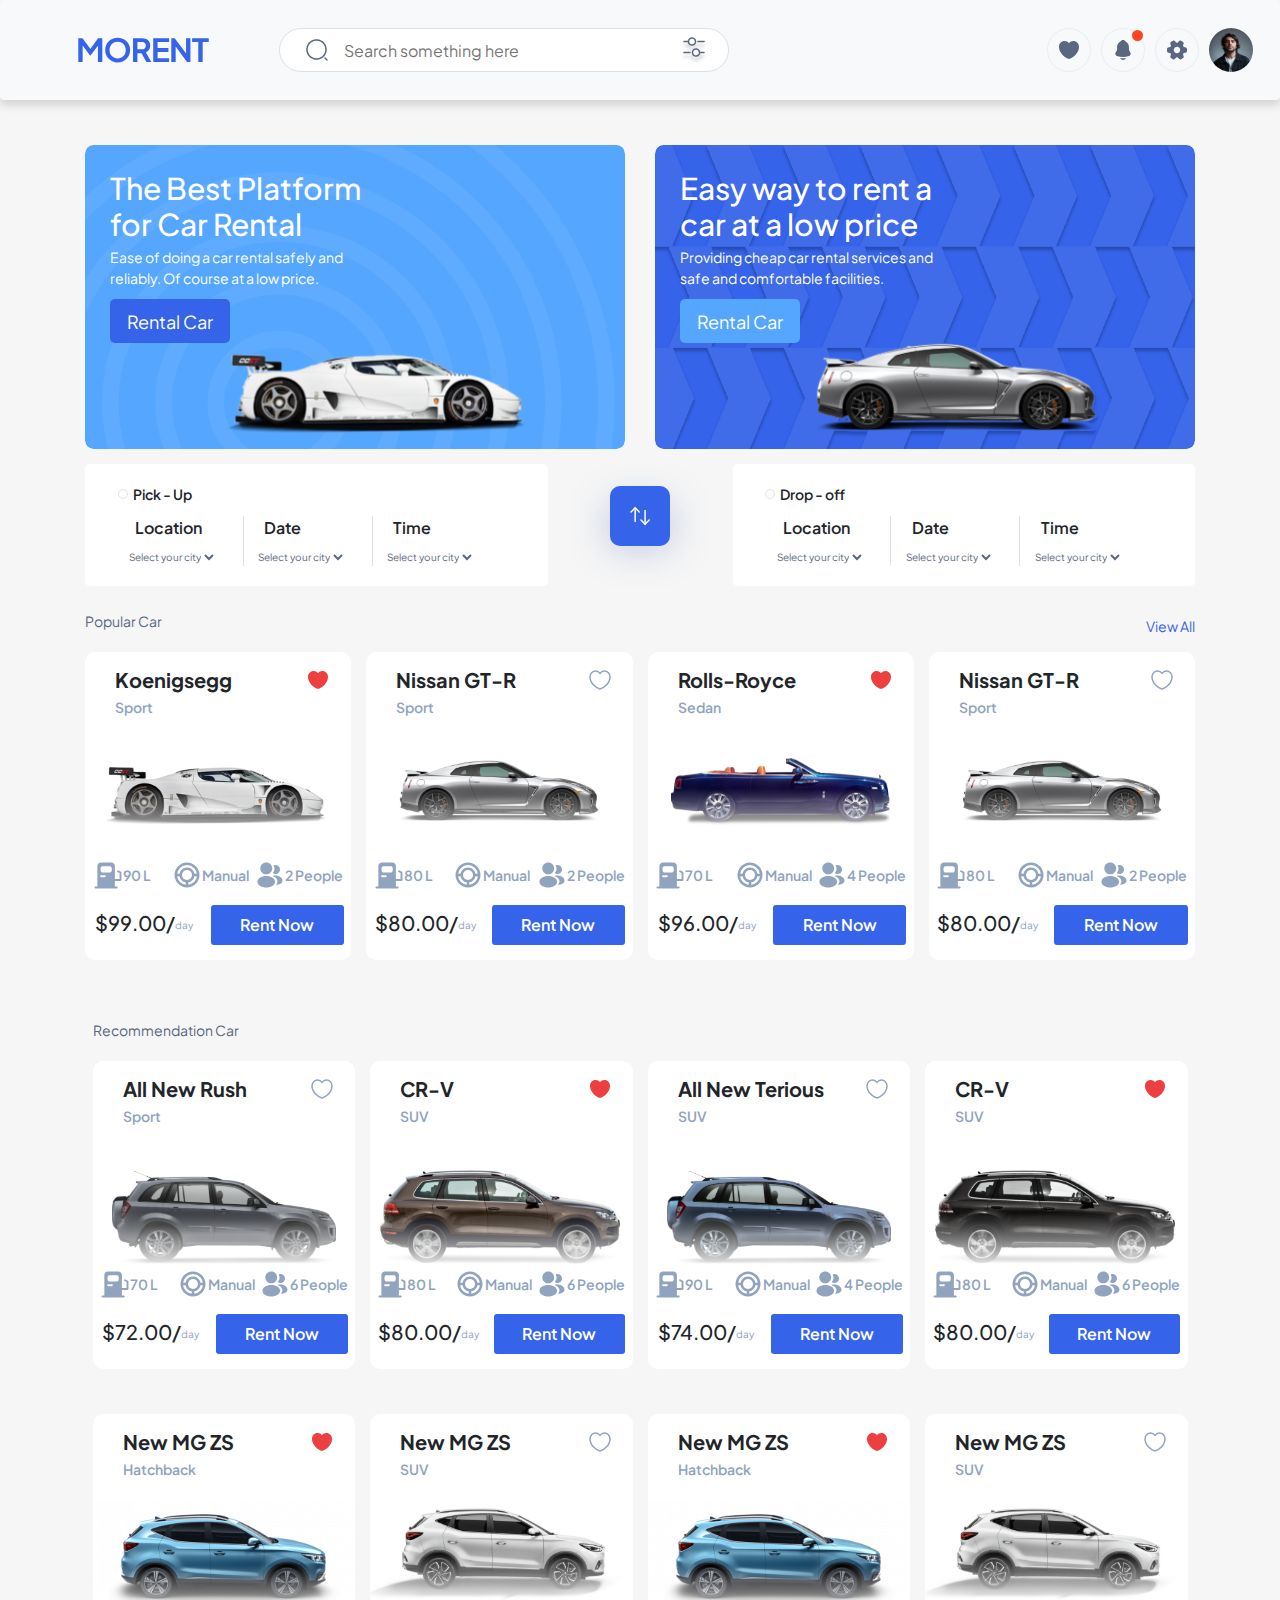
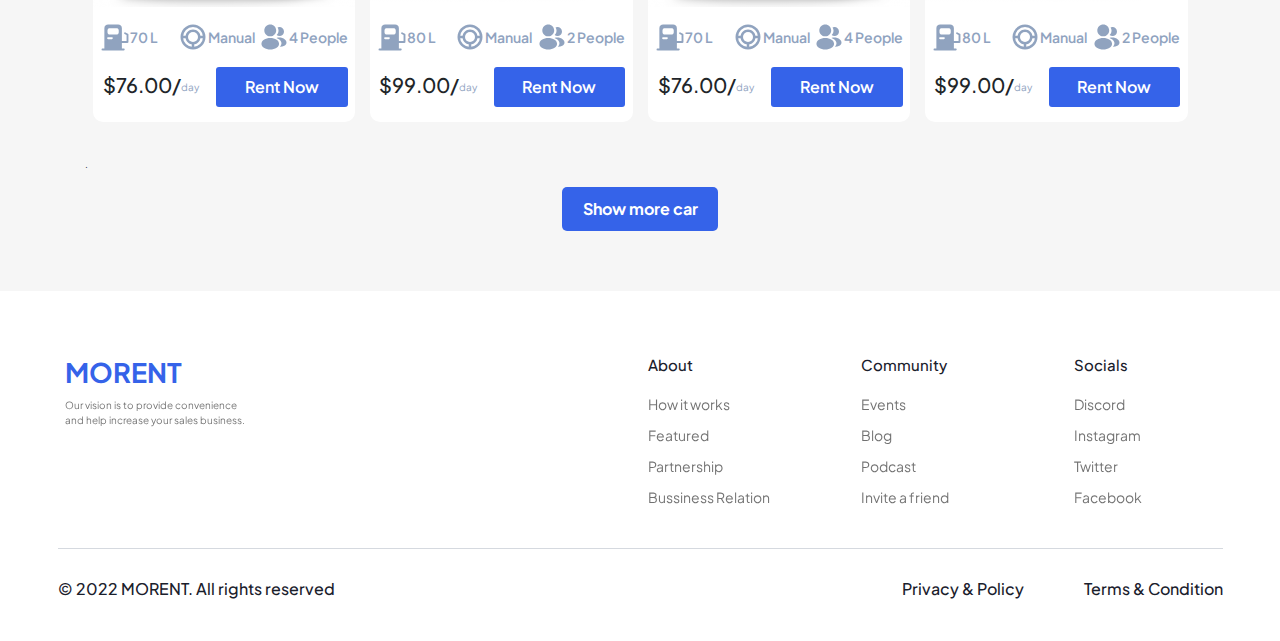
<file: index.html>
<!DOCTYPE html>
<html lang="en">

<head>
    <meta charset="UTF-8">
    <meta name="viewport" content="width=device-width, initial-scale=1.0">
    <title>MORENT</title>
    <link rel="preconnect" href="https://fonts.googleapis.com">
    <link rel="preconnect" href="https://fonts.gstatic.com" crossorigin>
    <link href="https://fonts.googleapis.com/css2?family=Plus+Jakarta+Sans:ital,wght@0,200..800;1,200..800&display=swap"
        rel="stylesheet">
    <link rel="stylesheet" href="https://cdn.jsdelivr.net/npm/bootstrap@5.3.3/dist/css/bootstrap.min.css">
    <link rel="stylesheet" href="assets/styles/styles.css">

</head>

<body>

    <!-- *Header start from here  -->
    <header>
        <!-- *nav bar starting -->

        <!-- !using the bootstrap nav bar  -->

        <nav class="navbar navbar-expand-lg bg-body-tertiary shadow p-3 mb-5 bg-body rounded ">
            <div class="container-fluid d-flex align-items-center">
                <a class="navbar-brand " href="#"><img src="assets/images/logo.svg" alt="Logo"></a>
                <button class="navbar-toggler" type="button" data-bs-toggle="collapse"
                    data-bs-target="#navbarSupportedContent" aria-controls="navbarSupportedContent"
                    aria-expanded="false" aria-label="Toggle navigation">
                    <span class="navbar-toggler-icon"></span>
                </button>
                <div class="collapse navbar-collapse" id="navbarSupportedContent">
                    <ul class="navbar-nav me-auto mb-2 mb-lg-0 ">
                        <li class="nav-item">
                            <div class="search-bar-complete">
                                <img class="search-bar-icon ps-2" src="assets/images/search-normal.png"
                                    alt="search-icon">
                                <input class="input-area ps-2 pe-3" type="text" placeholder="Search something here">
                                <img class="slider-icon pe-2 " src="assets/images/filter.png" alt="filter-icon">
                            </div>
                        </li>

                    </ul>
                    <div class="d-flex justify-content-md-evenly">
                        <div class="circle icon-1  me-3">
                            <div class="icon-image heart">
                                <img src="assets/images/favourite.svg" alt="fav_image">
                            </div>
                        </div>
                        <div class="circle icon-1  me-3">
                            <div class="icon-image bell-icon">
                                <img src="assets/images/notification.svg" alt="notification_image">
                            </div>
                        </div>
                        <div class="circle icon-1  me-3">
                            <div class="icon-image setting-icon">
                                <img src="assets/images/settings.svg" alt="settings_image">
                            </div>
                        </div>
                        <div class="circle icon-1  me-3">
                            <div class="icon-image dp-icon">
                                <img src="assets/images/dp.svg" alt="dp_image">
                            </div>
                        </div>
                    </div>
                </div>
            </div>
        </nav>

        <!-- *nav bar Finished -->



    </header>
    <!-- *Header Ends here  -->


    <!-- *Main start from here  -->
    <main class="container">

        <!-- ads section  -->

        <section class="add-section row">
            <div class="ad ad-1 col-lg-6 col-12">
                <div class="ad-text">
                    <h1 class="heading">The Best Platform for Car Rental</h1>
                    <div class="space"></div>

                    <p class="para">Ease of doing a car rental safely and reliably. Of course at a low price.</p>
                    <div class="space"></div>
                    <button class="Ad-btn-1" type="button">Rental Car</button>
                </div>

                <img src="assets/images/ad_Background1.svg" alt="ad_Background1" class="img-fluid">
            </div>
            <div class="ad ad-2 col-lg-6 col-12">
                <div class="ad-text">
                    <h1 class="heading">Easy way to rent a car at a low price</h1>
                    <div class="space"></div>

                    <p class="para">Providing cheap car rental services and safe and comfortable facilities.</p>
                    <div class="space"></div>
                    <button class="Ad-btn-2" type="button">Rental Car</button>


                </div>

                <img src="assets/images/ad_Background2.svg" alt="ad_Background2" class="img-fluid">
            </div>
        </section>

        <div class="space row"></div>

        <!-- *pick and drop section  -->
        <section class="Pick-n-Drop row">

            <!-- pickup section start -->
            <div class="col-lg-5 col-12 pick-up">
                <div class="pick-up-radio row">
                    <div class="form-check col-12">
                        <input class="form-check-input mt-2" type="radio" name="location" id="pick-up" />
                        <label class="form-check-label" for="pick-up"> Pick - Up </label>
                    </div>
                </div>


                <div class="all-select row mt-3" style="justify-content: space-between;">
                    <div class="select-part col-3">
                        <p class="heading-Pick-up">Location</p>
                        <select class="location">
                            <option selected>Select your city</option>
                            <option value="1">One</option>
                            <option value="2">Two</option>
                            <option value="3">Three</option>
                        </select>
                    </div>
                    <div class="vertical-line col-1"></div>

                    <div class="select-part col-3">
                        <p class="heading-Pick-up">Date</p>
                        <select class="date">
                            <option selected>Select your city</option>
                            <option value="1">One</option>
                            <option value="2">Two</option>
                            <option value="3">Three</option>
                        </select>
                    </div>

                    <div class="vertical-line col-1"></div>

                    <div class="select-part col-4">
                        <p class="heading-Pick-up">Time</p>
                        <select class="time">
                            <option selected>Select your city</option>
                            <option value="1">One</option>
                            <option value="2">Two</option>
                            <option value="3">Three</option>
                        </select>
                    </div>
                </div>
            </div>
            <!-- pickup section end -->

            <!-- switch button start -->
            <div class="col-md d-flex align-items-center justify-content-center">

                <div class="img">
                    <img src="assets/images/switch-btn.svg" alt="Switch Button">
                </div>
            </div>
            <!-- switch button end -->

            <!-- drop-off section start -->
            <div class="col-lg-5 col-12 pick-up">
                <div class="pick-up-radio row">
                    <div class="form-check col-12">
                        <input class="form-check-input mt-2" type="radio" name="location" id="pick-up" />
                        <label class="form-check-label" for="pick-up"> Drop - off </label>
                    </div>
                </div>


                <div class="all-select row mt-3" style="justify-content: space-between;">
                    <div class="select-part col-3">
                        <p class="heading-Pick-up">Location</p>
                        <select class="location">
                            <option selected>Select your city</option>
                            <option value="1">One</option>
                            <option value="2">Two</option>
                            <option value="3">Three</option>
                        </select>
                    </div>
                    <div class="vertical-line col-1"></div>

                    <div class="select-part col-3">
                        <p class="heading-Pick-up">Date</p>
                        <select class="date">
                            <option selected>Select your city</option>
                            <option value="1">One</option>
                            <option value="2">Two</option>
                            <option value="3">Three</option>
                        </select>
                    </div>

                    <div class="vertical-line col-1"></div>

                    <div class="select-part col-4">
                        <p class="heading-Pick-up">Time</p>
                        <select class="time">
                            <option selected>Select your city</option>
                            <option value="1">One</option>
                            <option value="2">Two</option>
                            <option value="3">Three</option>
                        </select>
                    </div>
                </div>
            </div>


            <!-- drop-off section end -->


        </section>

        <section class="catalogue container">

            <div class="catalogue-part-1">
                <div class="popular-cars row">
                    <div class="col-12 text-heading-popular-car">
                        <p class="popular-cars-first-para ">Popular Car</p>
                        <a href="#" class="popular-cars-Second-para">View All</a>
                    </div>
                </div>
                <div class="popular-cars-cards row">
                    <div class="col-lg-3 col-md-6 mb-4"> 
                        <div class="card">
                            <div class="card-first-row ps-5 pt-4 pe-4 ">
                                <h2 class="car-name">Koenigsegg</h2>
                                <div class="heart-div"><img src="assets/images/filled-favourite.svg" alt="fav"></div>
                            </div>
                            <div class="card-second-row ps-5">
                                <p class="car-category ">Sport</p>
                            </div>
                            <div class="card-body ">
                                <img src="assets/images/popular-car-1.svg" alt="car-1" class="img-fluid car-image">
                                <img src="assets/images/car-white-shadow.svg" alt="car-1" class="white-shadow">
                            </div>

                            <div class="car-details row text-center pe-4 ">
                                <div class="detail col-4 d-flex align-items-center justify-content-center">
                                    <img src="assets/images/petrol-logo.svg" alt="petrol-icon" class="detail-image">
                                    <div class="details-number">
                                        <p class="car-category mb-0">90 L</p>
                                    </div>
                                </div>
                                <div class="detail col-4 d-flex align-items-center justify-content-center">
                                    <img src="assets/images/manual-logo.svg" alt="petrol-icon" class="detail-image">
                                    <div class="details-number">
                                        <p class="car-category mb-0">Manual</p>
                                    </div>
                                </div>
                                <div class="detail col-4 d-flex align-items-center justify-content-center">
                                    <img src="assets/images/people-logo.svg" alt="people-icon" class="detail-image">
                                    <div class="details-number">
                                        <p class="car-category mb-0 nowrap-text">2 People</p>
                                    </div>
                                </div>
                            </div>

                            <div class="pricing-row row pe-4 pt-4 mb-4 ">
                                <div class="price col-6 d-flex align-items-center justify-content-center">
                                    <h2>$99.00/</h2>
                                    <p class="smal-text">day</p>
                                </div>
                                <button class="rent-btn col-6">Rent Now</button>
                            </div>


                        </div>
                    </div>
                    <div class="col-lg-3 col-md-6 mb-4"> 

                        <div class="card">
                            <div class="card-first-row ps-5 pt-4 pe-4 ">
                                <h2 class="car-name">Nissan GT-R</h2>
                                <div class="heart-div"><img src="assets/images/empty-favoutite.svg" alt="fav"></div>
                            </div>
                            <div class="card-second-row ps-5">
                                <p class="car-category ">Sport</p>
                            </div>
                            <div class="card-body ">
                                <img src="assets/images/popular-car-2.svg" alt="car-1" class="img-fluid car-image">
                                <img src="assets/images/car-white-shadow.svg" alt="car-1" class="white-shadow">
                            </div>

                            <div class="car-details row text-center pe-4 ">
                                <div class="detail col-4 d-flex align-items-center justify-content-center">
                                    <img src="assets/images/petrol-logo.svg" alt="petrol-icon" class="detail-image">
                                    <div class="details-number">
                                        <p class="car-category mb-0">80 L</p>
                                    </div>
                                </div>
                                <div class="detail col-4 d-flex align-items-center justify-content-center">
                                    <img src="assets/images/manual-logo.svg" alt="petrol-icon" class="detail-image">
                                    <div class="details-number">
                                        <p class="car-category mb-0">Manual</p>
                                    </div>
                                </div>
                                <div class="detail col-4 d-flex align-items-center justify-content-center">
                                    <img src="assets/images/people-logo.svg" alt="people-icon" class="detail-image">
                                    <div class="details-number">
                                        <p class="car-category mb-0 nowrap-text">2 People</p>
                                    </div>
                                </div>
                            </div>

                            <div class="pricing-row row pe-4 pt-4 mb-4 ">
                                <div class="price col-6 d-flex align-items-center justify-content-center">
                                    <h2>$80.00/</h2>
                                    <p class="smal-text">day</p>
                                </div>
                                <button class="rent-btn col-6">Rent Now</button>
                            </div>


                        </div>

                    </div>
                    <div class="col-lg-3 col-md-6 mb-4"> <!-- Adjust column size as needed -->
                        <div class="card">
                            <div class="card-first-row ps-5 pt-4 pe-4 ">
                                <h2 class="car-name">Rolls-Royce</h2>
                                <div class="heart-div"><img src="assets/images/filled-favourite.svg" alt="fav"></div>
                            </div>
                            <div class="card-second-row ps-5">
                                <p class="car-category ">Sedan</p>
                            </div>
                            <div class="card-body ">
                                <img src="assets/images/popular-car-3.svg" alt="car-1" class="img-fluid car-image">
                                <img src="assets/images/car-white-shadow.svg" alt="car-1" class="white-shadow">
                            </div>

                            <div class="car-details row text-center pe-4 ">
                                <div class="detail col-4 d-flex align-items-center justify-content-center">
                                    <img src="assets/images/petrol-logo.svg" alt="petrol-icon" class="detail-image">
                                    <div class="details-number">
                                        <p class="car-category mb-0">70 L</p>
                                    </div>
                                </div>
                                <div class="detail col-4 d-flex align-items-center justify-content-center">
                                    <img src="assets/images/manual-logo.svg" alt="petrol-icon" class="detail-image">
                                    <div class="details-number">
                                        <p class="car-category mb-0">Manual</p>
                                    </div>
                                </div>
                                <div class="detail col-4 d-flex align-items-center justify-content-center">
                                    <img src="assets/images/people-logo.svg" alt="people-icon" class="detail-image">
                                    <div class="details-number">
                                        <p class="car-category mb-0 nowrap-text">4 People</p>
                                    </div>
                                </div>
                            </div>

                            <div class="pricing-row row pe-4 pt-4 mb-4 ">
                                <div class="price col-6 d-flex align-items-center justify-content-center">
                                    <h2>$96.00/</h2>
                                    <p class="smal-text">day</p>
                                </div>
                                <button class="rent-btn col-6">Rent Now</button>
                            </div>


                        </div>
                    </div>
                    <div class="col-lg-3 col-md-6 mb-4"> <!-- Adjust column size as needed -->
                        <div class="card">
                            <div class="card-first-row ps-5 pt-4 pe-4 ">
                                <h2 class="car-name">Nissan GT-R</h2>
                                <div class="heart-div"><img src="assets/images/empty-favoutite.svg" alt="fav"></div>
                            </div>
                            <div class="card-second-row ps-5">
                                <p class="car-category ">Sport</p>
                            </div>
                            <div class="card-body ">
                                <img src="assets/images/popular-car-2.svg" alt="car-1" class="img-fluid car-image">
                                <img src="assets/images/car-white-shadow.svg" alt="car-1" class="white-shadow">
                            </div>

                            <div class="car-details row text-center pe-4 ">
                                <div class="detail col-4 d-flex align-items-center justify-content-center">
                                    <img src="assets/images/petrol-logo.svg" alt="petrol-icon" class="detail-image">
                                    <div class="details-number">
                                        <p class="car-category mb-0">80 L</p>
                                    </div>
                                </div>
                                <div class="detail col-4 d-flex align-items-center justify-content-center">
                                    <img src="assets/images/manual-logo.svg" alt="petrol-icon" class="detail-image">
                                    <div class="details-number">
                                        <p class="car-category mb-0">Manual</p>
                                    </div>
                                </div>
                                <div class="detail col-4 d-flex align-items-center justify-content-center">
                                    <img src="assets/images/people-logo.svg" alt="people-icon" class="detail-image">
                                    <div class="details-number">
                                        <p class="car-category mb-0 nowrap-text">2 People</p>
                                    </div>
                                </div>
                            </div>

                            <div class="pricing-row row pe-4 pt-4 mb-4 ">
                                <div class="price col-6 d-flex align-items-center justify-content-center">
                                    <h2>$80.00/</h2>
                                    <p class="smal-text">day</p>
                                </div>
                                <button class="rent-btn col-6">Rent Now</button>
                            </div>


                        </div>

                    </div>



                </div>
            </div>


            <!-- !Popular Car Section ends Here  -->












            <!-- !Recommended Car Section start Here  -->


            <div class="catalogue-part-2">
                <div class="recommended-cars container">

                    <div class="popular-cars row">
                        <div class="col-12 text-heading-popular-car">
                            <p class="popular-cars-first-para ">Recommendation Car</p>
                        </div>
                    </div>
                    <div class="popular-cars-cards row">
                        <div class="col-lg-3 col-md-6 mb-4">
                            <div class="card">
                                <div class="card-first-row ps-5 pt-4 pe-4 ">
                                    <h2 class="car-name">All New Rush</h2>
                                    <div class="heart-div"><img src="assets/images/empty-favoutite.svg" alt="fav">
                                    </div>
                                </div>
                                <div class="card-second-row ps-5">
                                    <p class="car-category ">Sport</p>
                                </div>
                                <div class="card-body ">
                                    <img src="assets/images/all-new-rush.svg" alt="car-1" class="img-fluid car-image">
                                    <img src="assets/images/car-white-shadow.svg" alt="car-1" class="white-shadow-recommended">
                                </div>

                                <div class="car-details row text-center pe-4 ">
                                    <div class="detail col-4 d-flex align-items-center justify-content-center">
                                        <img src="assets/images/petrol-logo.svg" alt="petrol-icon" class="detail-image">
                                        <div class="details-number">
                                            <p class="car-category mb-0">70 L</p>
                                        </div>
                                    </div>
                                    <div class="detail col-4 d-flex align-items-center justify-content-center">
                                        <img src="assets/images/manual-logo.svg" alt="petrol-icon" class="detail-image">
                                        <div class="details-number">
                                            <p class="car-category mb-0">Manual</p>
                                        </div>
                                    </div>
                                    <div class="detail col-4 d-flex align-items-center justify-content-center">
                                        <img src="assets/images/people-logo.svg" alt="people-icon" class="detail-image">
                                        <div class="details-number">
                                            <p class="car-category mb-0 nowrap-text">6 People</p>
                                        </div>
                                    </div>
                                </div>

                                <div class="pricing-row row pe-4 pt-4 mb-4 ">
                                    <div class="price col-6 d-flex align-items-center justify-content-center">
                                        <h2>$72.00/</h2>
                                        <p class="smal-text">day</p>
                                        
                                    </div>
                                    
                                    <button class="rent-btn col-6">Rent Now</button>
                                </div>


                            </div>
                        </div>
                        <div class="col-lg-3 col-md-6 mb-4">

                            <div class="card">
                                <div class="card-first-row ps-5 pt-4 pe-4 ">
                                    <h2 class="car-name">CR-V</h2>
                                    <div class="heart-div"><img src="assets/images/filled-favourite.svg" alt="fav"></div>
                                </div>
                                <div class="card-second-row ps-5">
                                    <p class="car-category ">SUV</p>
                                </div>
                                <div class="card-body ">
                                    <img src="assets/images/cr-v.svg" alt="car-1" class="img-fluid car-image">
                                    <img src="assets/images/car-white-shadow.svg" alt="car-1" class="white-shadow-recommended">
                                </div>

                                <div class="car-details row text-center pe-4 ">
                                    <div class="detail col-4 d-flex align-items-center justify-content-center">
                                        <img src="assets/images/petrol-logo.svg" alt="petrol-icon" class="detail-image">
                                        <div class="details-number">
                                            <p class="car-category mb-0">80 L</p>
                                        </div>
                                    </div>
                                    <div class="detail col-4 d-flex align-items-center justify-content-center">
                                        <img src="assets/images/manual-logo.svg" alt="petrol-icon" class="detail-image">
                                        <div class="details-number">
                                            <p class="car-category mb-0">Manual</p>
                                        </div>
                                    </div>
                                    <div class="detail col-4 d-flex align-items-center justify-content-center">
                                        <img src="assets/images/people-logo.svg" alt="people-icon" class="detail-image">
                                        <div class="details-number">
                                            <p class="car-category mb-0 nowrap-text">6 People</p>
                                        </div>
                                    </div>
                                </div>

                                <div class="pricing-row row pe-4 pt-4 mb-4 ">
                                    <div class="price col-6 d-flex align-items-center justify-content-center">
                                        <h2>$80.00/</h2>
                                        <p class="smal-text">day</p>
                                    </div>
                                    <button class="rent-btn col-6">Rent Now</button>
                                </div>


                            </div>

                        </div>
                        <div class="col-lg-3 col-md-6 mb-4">
                            <div class="card">
                                <div class="card-first-row ps-5 pt-4 pe-4 ">
                                    <h2 class="car-name">All New Terious</h2>
                                    <div class="heart-div"><img src="assets/images/empty-favoutite.svg" alt="fav">
                                    </div>
                                </div>
                                <div class="card-second-row ps-5">
                                    <p class="car-category ">SUV</p>
                                </div>
                                <div class="card-body ">
                                    <img src="assets/images/all-new-terious.svg" alt="car-1" class="img-fluid car-image">
                                    <img src="assets/images/car-white-shadow.svg" alt="car-1" class="white-shadow-recommended">
                                </div>

                                <div class="car-details row text-center pe-4 ">
                                    <div class="detail col-4 d-flex align-items-center justify-content-center">
                                        <img src="assets/images/petrol-logo.svg" alt="petrol-icon" class="detail-image">
                                        <div class="details-number">
                                            <p class="car-category mb-0">90 L</p>
                                        </div>
                                    </div>
                                    <div class="detail col-4 d-flex align-items-center justify-content-center">
                                        <img src="assets/images/manual-logo.svg" alt="petrol-icon" class="detail-image">
                                        <div class="details-number">
                                            <p class="car-category mb-0">Manual</p>
                                        </div>
                                    </div>
                                    <div class="detail col-4 d-flex align-items-center justify-content-center">
                                        <img src="assets/images/people-logo.svg" alt="people-icon" class="detail-image">
                                        <div class="details-number">
                                            <p class="car-category mb-0 nowrap-text">4 People</p>
                                        </div>
                                    </div>
                                </div>

                                <div class="pricing-row row pe-4 pt-4 mb-4 ">
                                    <div class="price col-6 d-flex align-items-center justify-content-center">
                                        <h2>$74.00/</h2>
                                        <p class="smal-text">day</p>
                                    </div>
                                    <button class="rent-btn col-6">Rent Now</button>
                                </div>


                            </div>
                        </div>
                        <div class="col-lg-3 col-md-6 mb-4">
                            <div class="card">
                                <div class="card-first-row ps-5 pt-4 pe-4 ">
                                    <h2 class="car-name">CR-V</h2>
                                    <div class="heart-div"><img src="assets/images/filled-favourite.svg" alt="fav"></div>
                                </div>
                                <div class="card-second-row ps-5">
                                    <p class="car-category ">SUV</p>
                                </div>
                                <div class="card-body ">
                                    <img src="assets/images/cr-v-2.svg" alt="car-1" class="img-fluid car-image">
                                    <img src="assets/images/car-white-shadow.svg" alt="car-1" class="white-shadow-recommended">
                                </div>

                                <div class="car-details row text-center pe-4 ">
                                    <div class="detail col-4 d-flex align-items-center justify-content-center">
                                        <img src="assets/images/petrol-logo.svg" alt="petrol-icon" class="detail-image">
                                        <div class="details-number">
                                            <p class="car-category mb-0">80 L</p>
                                        </div>
                                    </div>
                                    <div class="detail col-4 d-flex align-items-center justify-content-center">
                                        <img src="assets/images/manual-logo.svg" alt="petrol-icon" class="detail-image">
                                        <div class="details-number">
                                            <p class="car-category mb-0">Manual</p>
                                        </div>
                                    </div>
                                    <div class="detail col-4 d-flex align-items-center justify-content-center">
                                        <img src="assets/images/people-logo.svg" alt="people-icon" class="detail-image">
                                        <div class="details-number">
                                            <p class="car-category mb-0 nowrap-text">6 People</p>
                                        </div>
                                    </div>
                                </div>

                                <div class="pricing-row row pe-4 pt-4 mb-4 ">
                                    <div class="price col-6 d-flex align-items-center justify-content-center">
                                        <h2>$80.00/</h2>
                                        <p class="smal-text">day</p>
                                    </div>
                                    <button class="rent-btn col-6">Rent Now</button>
                                </div>


                            </div>

                        </div>

                    </div>

                    <div class="popular-cars-cards row">
                        <div class="col-lg-3 col-md-6 mb-4">
                            <div class="card">
                                <div class="card-first-row ps-5 pt-4 pe-4 ">
                                    <h2 class="car-name">New MG ZS </h2>
                                    <div class="heart-div"><img src="assets/images/filled-favourite.svg" alt="fav">
                                    </div>
                                </div>
                                <div class="card-second-row ps-5">
                                    <p class="car-category ">Hatchback</p>
                                </div>
                                <div class="card-body ">
                                    <img src="assets/images/mg-zs-ex.svg" alt="car-1" class="img-fluid car-image-recommended">
                                    <img src="assets/images/car-white-shadow.svg" alt="car-1" class="white-shadow-recommended">
                                </div>

                                <div class="car-details row text-center pe-4 ">
                                    <div class="detail col-4 d-flex align-items-center justify-content-center">
                                        <img src="assets/images/petrol-logo.svg" alt="petrol-icon" class="detail-image">
                                        <div class="details-number">
                                            <p class="car-category mb-0">70 L</p>
                                        </div>
                                    </div>
                                    <div class="detail col-4 d-flex align-items-center justify-content-center">
                                        <img src="assets/images/manual-logo.svg" alt="petrol-icon" class="detail-image">
                                        <div class="details-number">
                                            <p class="car-category mb-0">Manual</p>
                                        </div>
                                    </div>
                                    <div class="detail col-4 d-flex align-items-center justify-content-center">
                                        <img src="assets/images/people-logo.svg" alt="people-icon" class="detail-image">
                                        <div class="details-number">
                                            <p class="car-category mb-0 nowrap-text">4 People</p>
                                        </div>
                                    </div>
                                </div>

                                <div class="pricing-row row pe-4 pt-4 mb-4 ">
                                    <div class="price col-6 d-flex align-items-center justify-content-center">
                                        <h2>$76.00/</h2>
                                        <p class="smal-text">day</p>
                                    </div>
                                    <button class="rent-btn col-6">Rent Now</button>
                                </div>


                            </div>
                        </div>
                        <div class="col-lg-3 col-md-6 mb-4">

                            <div class="card">
                                <div class="card-first-row ps-5 pt-4 pe-4 ">
                                    <h2 class="car-name">New MG ZS</h2>
                                    <div class="heart-div"><img src="assets/images/empty-favoutite.svg" alt="fav"></div>
                                </div>
                                <div class="card-second-row ps-5">
                                    <p class="car-category ">SUV</p>
                                </div>
                                <div class="card-body ">
                                    <img src="assets/images/mg-zs.svg" alt="car-1" class="img-fluid car-image-recommended">
                                    <img src="assets/images/car-white-shadow.svg" alt="car-1" class="white-shadow">
                                </div>

                                <div class="car-details row text-center pe-4 ">
                                    <div class="detail col-4 d-flex align-items-center justify-content-center">
                                        <img src="assets/images/petrol-logo.svg" alt="petrol-icon" class="detail-image">
                                        <div class="details-number">
                                            <p class="car-category mb-0">80 L</p>
                                        </div>
                                    </div>
                                    <div class="detail col-4 d-flex align-items-center justify-content-center">
                                        <img src="assets/images/manual-logo.svg" alt="petrol-icon" class="detail-image">
                                        <div class="details-number">
                                            <p class="car-category mb-0">Manual</p>
                                        </div>
                                    </div>
                                    <div class="detail col-4 d-flex align-items-center justify-content-center">
                                        <img src="assets/images/people-logo.svg" alt="people-icon" class="detail-image">
                                        <div class="details-number">
                                            <p class="car-category mb-0 nowrap-text">2 People</p>
                                        </div>
                                    </div>
                                </div>

                                <div class="pricing-row row pe-4 pt-4 mb-4 ">
                                    <div class="price col-6 d-flex align-items-center justify-content-center">
                                        <h2>$99.00/</h2>
                                        <p class="smal-text">day</p>
                                    </div>
                                    <button class="rent-btn col-6">Rent Now</button>
                                </div>


                            </div>

                        </div>
                        <div class="col-lg-3 col-md-6 mb-4">
                            <div class="card">
                                <div class="card-first-row ps-5 pt-4 pe-4 ">
                                    <h2 class="car-name">New MG ZS </h2>
                                    <div class="heart-div"><img src="assets/images/filled-favourite.svg" alt="fav">
                                    </div>
                                </div>
                                <div class="card-second-row ps-5">
                                    <p class="car-category ">Hatchback</p>
                                </div>
                                <div class="card-body ">
                                    <img src="assets/images/mg-zs-ex.svg" alt="car-1" class="img-fluid car-image-recommended">
                                    <img src="assets/images/car-white-shadow.svg" alt="car-1" class="white-shadow-recommended">
                                </div>

                                <div class="car-details row text-center pe-4 ">
                                    <div class="detail col-4 d-flex align-items-center justify-content-center">
                                        <img src="assets/images/petrol-logo.svg" alt="petrol-icon" class="detail-image">
                                        <div class="details-number">
                                            <p class="car-category mb-0">70 L</p>
                                        </div>
                                    </div>
                                    <div class="detail col-4 d-flex align-items-center justify-content-center">
                                        <img src="assets/images/manual-logo.svg" alt="petrol-icon" class="detail-image">
                                        <div class="details-number">
                                            <p class="car-category mb-0">Manual</p>
                                        </div>
                                    </div>
                                    <div class="detail col-4 d-flex align-items-center justify-content-center">
                                        <img src="assets/images/people-logo.svg" alt="people-icon" class="detail-image">
                                        <div class="details-number">
                                            <p class="car-category mb-0 nowrap-text">4 People</p>
                                        </div>
                                    </div>
                                </div>

                                <div class="pricing-row row pe-4 pt-4 mb-4 ">
                                    <div class="price col-6 d-flex align-items-center justify-content-center">
                                        <h2>$76.00/</h2>
                                        <p class="smal-text">day</p>
                                    </div>
                                    <button class="rent-btn col-6">Rent Now</button>
                                </div>


                            </div>
                        </div>
                        <div class="col-lg-3 col-md-6 mb-4">

                            <div class="card">
                                <div class="card-first-row ps-5 pt-4 pe-4 ">
                                    <h2 class="car-name">New MG ZS</h2>
                                    <div class="heart-div"><img src="assets/images/empty-favoutite.svg" alt="fav"></div>
                                </div>
                                <div class="card-second-row ps-5">
                                    <p class="car-category ">SUV</p>
                                </div>
                                <div class="card-body ">
                                    <img src="assets/images/mg-zs.svg" alt="car-1" class="img-fluid car-image-recommended">
                                    <img src="assets/images/car-white-shadow.svg" alt="car-1" class="white-shadow">
                                </div>

                                <div class="car-details row text-center pe-4 ">
                                    <div class="detail col-4 d-flex align-items-center justify-content-center">
                                        <img src="assets/images/petrol-logo.svg" alt="petrol-icon" class="detail-image">
                                        <div class="details-number">
                                            <p class="car-category mb-0">80 L</p>
                                        </div>
                                    </div>
                                    <div class="detail col-4 d-flex align-items-center justify-content-center">
                                        <img src="assets/images/manual-logo.svg" alt="petrol-icon" class="detail-image">
                                        <div class="details-number">
                                            <p class="car-category mb-0">Manual</p>
                                        </div>
                                    </div>
                                    <div class="detail col-4 d-flex align-items-center justify-content-center">
                                        <img src="assets/images/people-logo.svg" alt="people-icon" class="detail-image">
                                        <div class="details-number">
                                            <p class="car-category mb-0 nowrap-text">2 People</p>
                                        </div>
                                    </div>
                                </div>

                                <div class="pricing-row row pe-4 pt-4 mb-4 ">
                                    <div class="price col-6 d-flex align-items-center justify-content-center">
                                        <h2>$99.00/</h2>
                                        <p class="smal-text">day</p>
                                    </div>
                                    <button class="rent-btn col-6">Rent Now</button>
                                </div>


                            </div>

                        </div>

                    </div>

                </div>


                .<div class="container d-flex align-items-center justify-content-center mt-4 mb-5">

                    <div class="show-more-row mb-5 ">
                        <div class="show-btn d-flex align-items-center justify-content-center">
                            <button class="show-more-btn">Show more car</button>
                        </div>
                    </div>
                </div>
                
                


        </section>


    </main>
    <!-- *Main Ends here  -->


    <!-- *Footer start from here  -->
    <footer>
        <div class="footer-container container-fluid">
            <div class="row footer-row pt-4">
                <div class="col-6 company-info">
                    <div class="row company-name-and-para">
                        <div class="col-12 company-name">
                            <h1 class="company-footer-name">MORENT</h1>
                        </div>
                        <div class="col-12 details-name mt-2">
                            <p>Our vision is to provide convenience and help increase your sales business.</p>
                        </div>
                    </div>
                </div>
                <div class="col-6 other-info">
                    <div class="row">
                        <div class="col-4">
                            <h4 class="about">About</h4>
                            <a href="">
                                <p>How it works </p>
                            </a>
                            <a href="">
                                <p>Featured</p>
                            </a>
                            <a href="">
                                <p>Partnership</p>
                            </a>
                            <a href="">
                                <p>Bussiness Relation</p>
                            </a>
                        </div>
                        <div class="col-4">
                            <h4 class="community">Community</h4>

                            <a href="">
                                <p>Events </p>
                            </a>
                            <a href="">
                                <p>Blog</p>
                            </a>
                            <a href="">
                                <p>Podcast</p>
                            </a>
                            <a href="">
                                <p>Invite a friend</p>
                            </a>
                        </div>
                        <div class="col-4">
                            <h4 class="socials">Socials</h4>

                            <a href="">
                                <p>Discord </p>
                            </a>
                            <a href="">
                                <p>Instagram</p>
                            </a>
                            <a href="">
                                <p>Twitter</p>
                            </a>
                            <a href="">
                                <p>Facebook</p>
                            </a>
                        </div>
                    </div>
                </div>
            </div>
            <div class="footer-end">
                <hr class="horizintal-line-footer">
                <div class="line-break"></div>
                <div class="last-row mt-5">
                    <div class="copy-right">
                        <h5>&copy; 2022 MORENT. All rights reserved</h5>
                    </div>
                    <div class="policy me-5">
                        <h5>Privacy & Policy</h5>
                    </div>

                    <div class="terms ms-5">
                        <h5>Terms & Condition</h5>
                    </div>
                </div>


            </div>



        </div>



    </footer>
    <!-- *Footer Ends here  -->

    <script src="https://cdn.jsdelivr.net/npm/@popperjs/core@2.11.8/dist/umd/popper.min.js"
        integrity="sha384-I7E8VVD/ismYTF4hNIPjVp/Zjvgyol6VFvRkX/vR+Vc4jQkC+hVqc2pM8ODewa9r"
        crossorigin="anonymous"></script>
    <script src="https://cdn.jsdelivr.net/npm/bootstrap@5.3.3/dist/js/bootstrap.min.js"
        integrity="sha384-0pUGZvbkm6XF6gxjEnlmuGrJXVbNuzT9qBBavbLwCsOGabYfZo0T0to5eqruptLy"
        crossorigin="anonymous"></script>
</body>

</html>
</file>
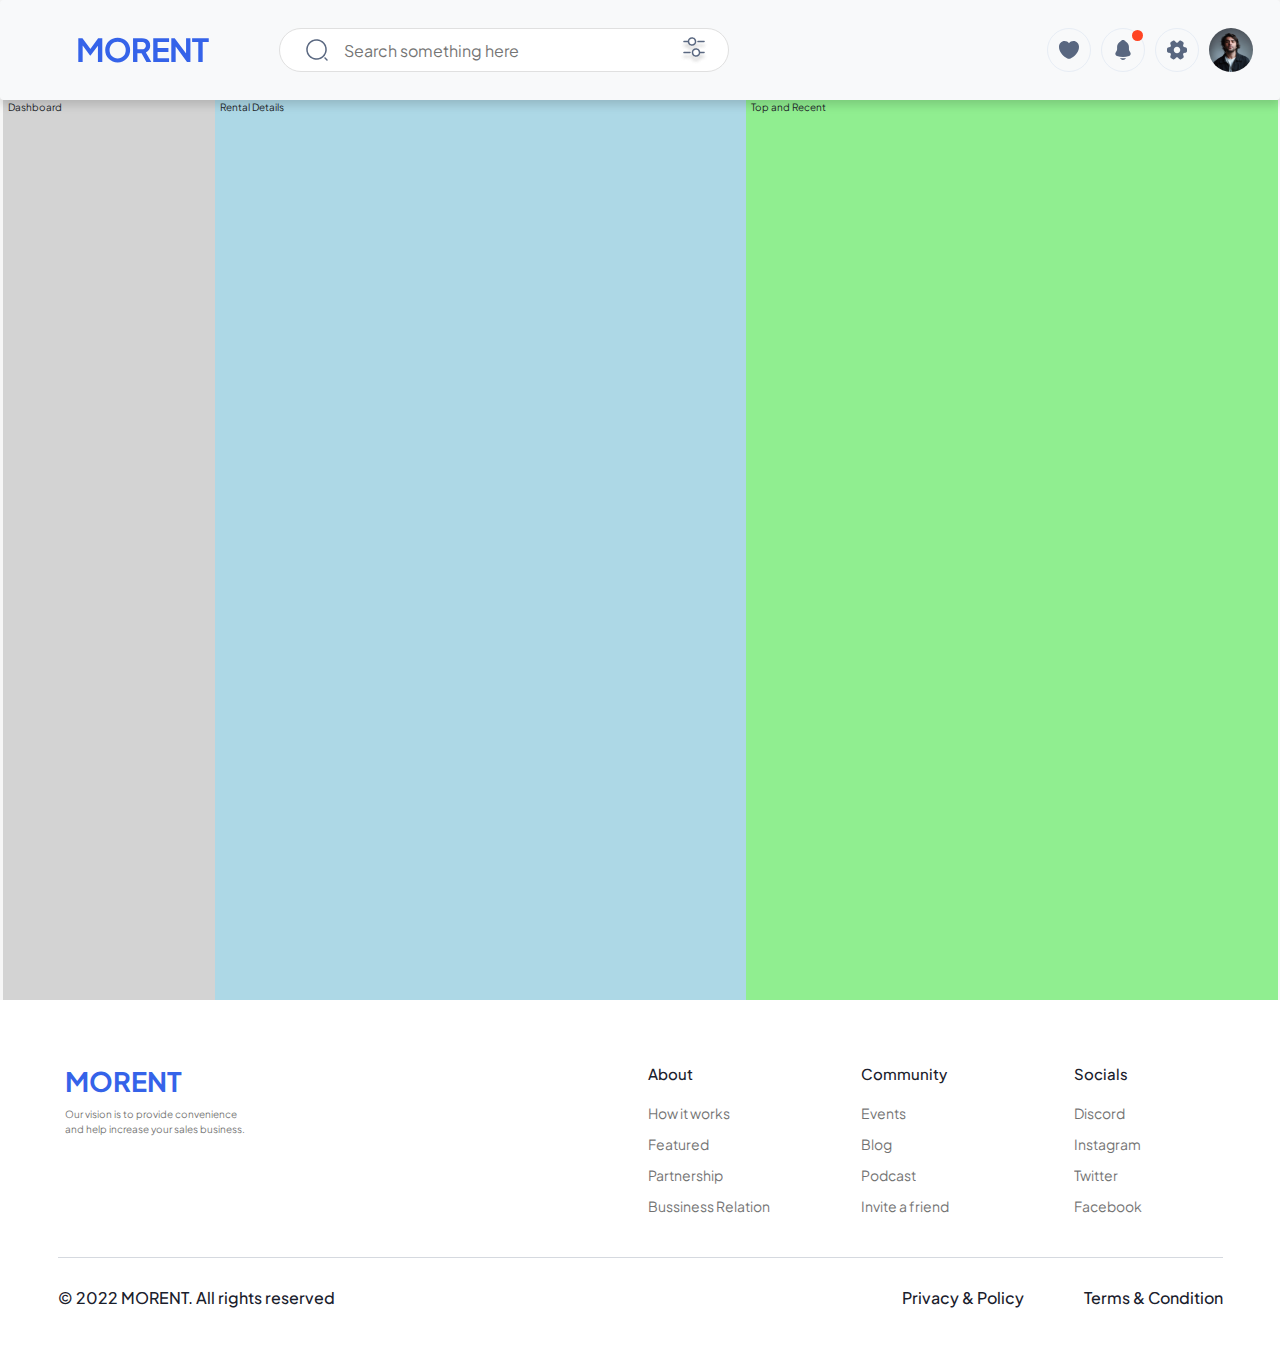
<file: admin.html>
<!DOCTYPE html>
<html lang="en">

<head>
    <meta charset="UTF-8">
    <meta name="viewport" content="width=device-width, initial-scale=1.0">
    <title>Admin DashBoard - MORENT</title>
    <link rel="preconnect" href="https://fonts.googleapis.com">
    <link rel="preconnect" href="https://fonts.gstatic.com" crossorigin>
    <link href="https://fonts.googleapis.com/css2?family=Plus+Jakarta+Sans:ital,wght@0,200..800;1,200..800&display=swap"
        rel="stylesheet">
    <link rel="stylesheet" href="https://cdn.jsdelivr.net/npm/bootstrap@5.3.3/dist/css/bootstrap.min.css">
    <link rel="stylesheet" href="assets/styles/styles.css">
    <link rel="stylesheet" href="assets/styles/category.css">
    <link rel="stylesheet" href="assets/styles/admin.css">
</head>

<body>
    <!-- *Header start from here  -->
    <header>
        <!-- *nav bar starting -->

        <!-- !using the bootstrap nav bar  -->

        <nav class="navbar navbar-expand-lg bg-body-tertiary shadow p-3 bg-body rounded ">
            <div class="container-fluid d-flex align-items-center">
                <a class="navbar-brand " href="#"><img src="assets/images/logo.svg" alt="Logo"></a>
                <button class="navbar-toggler" type="button" data-bs-toggle="collapse"
                    data-bs-target="#navbarSupportedContent" aria-controls="navbarSupportedContent"
                    aria-expanded="false" aria-label="Toggle navigation">
                    <span class="navbar-toggler-icon"></span>
                </button>
                <div class="collapse navbar-collapse" id="navbarSupportedContent">
                    <ul class="navbar-nav me-auto mb-2 mb-lg-0 ">
                        <li class="nav-item">
                            <div class="search-bar-complete">
                                <img class="search-bar-icon ps-2" src="assets/images/search-normal.png"
                                    alt="search-icon">
                                <input class="input-area ps-2 pe-3" type="text" placeholder="Search something here">
                                <img class="slider-icon pe-2 " src="assets/images/filter.png" alt="filter-icon">
                            </div>
                        </li>

                    </ul>
                    <div class="d-flex justify-content-md-evenly">
                        <div class="circle icon-1  me-3">
                            <div class="icon-image heart">
                                <img src="assets/images/favourite.svg" alt="fav_image">
                            </div>
                        </div>
                        <div class="circle icon-1  me-3">
                            <div class="icon-image bell-icon">
                                <img src="assets/images/notification.svg" alt="notification_image">
                            </div>
                        </div>
                        <div class="circle icon-1  me-3">
                            <div class="icon-image setting-icon">
                                <img src="assets/images/settings.svg" alt="settings_image">
                            </div>
                        </div>
                        <div class="circle icon-1  me-3">
                            <div class="icon-image dp-icon">
                                <img src="assets/images/dp.svg" alt="dp_image">
                            </div>
                        </div>
                    </div>
                </div>
            </div>
        </nav>

        <!-- *nav bar Finished -->

    </header>
    <!-- *Header Ends here  -->



    <main class="container-fluid">
        <div class="row g-3">
            <aside class="dashboard-admin col-2" style="background-color: lightgray;">
                Dashboard
            </aside>
            <section class="Rental-details col-5" style="background-color: lightblue;">
                Rental Details
            </section>
            <section class="top-and-recent col-5" style="background-color: lightgreen;">
                Top and Recent
            </section>
        </div>
    </main>
    




    <!-- *Footer start from here  -->
    <footer>
        <div class="footer-container container-fluid">
            <div class="row footer-row pt-4">
                <div class="col-6 company-info">
                    <div class="row company-name-and-para">
                        <div class="col-12 company-name">
                            <h1 class="company-footer-name">MORENT</h1>
                        </div>
                        <div class="col-12 details-name mt-2">
                            <p>Our vision is to provide convenience and help increase your sales business.</p>
                        </div>
                    </div>
                </div>
                <div class="col-6 other-info">
                    <div class="row">
                        <div class="col-4">
                            <h4 class="about">About</h4>
                            <a href="">
                                <p>How it works </p>
                            </a>
                            <a href="">
                                <p>Featured</p>
                            </a>
                            <a href="">
                                <p>Partnership</p>
                            </a>
                            <a href="">
                                <p>Bussiness Relation</p>
                            </a>
                        </div>
                        <div class="col-4">
                            <h4 class="community">Community</h4>

                            <a href="">
                                <p>Events </p>
                            </a>
                            <a href="">
                                <p>Blog</p>
                            </a>
                            <a href="">
                                <p>Podcast</p>
                            </a>
                            <a href="">
                                <p>Invite a friend</p>
                            </a>
                        </div>
                        <div class="col-4">
                            <h4 class="socials">Socials</h4>

                            <a href="">
                                <p>Discord </p>
                            </a>
                            <a href="">
                                <p>Instagram</p>
                            </a>
                            <a href="">
                                <p>Twitter</p>
                            </a>
                            <a href="">
                                <p>Facebook</p>
                            </a>
                        </div>
                    </div>
                </div>
            </div>
            <div class="footer-end">
                <hr class="horizintal-line-footer">
                <div class="line-break"></div>
                <div class="last-row mt-5">
                    <div class="copy-right">
                        <h5>&copy; 2022 MORENT. All rights reserved</h5>
                    </div>
                    <div class="policy me-5">
                        <h5>Privacy & Policy</h5>
                    </div>

                    <div class="terms ms-5">
                        <h5>Terms & Condition</h5>
                    </div>
                </div>


            </div>



        </div>



    </footer>
    <!-- *Footer Ends here  -->

    <script src="https://cdn.jsdelivr.net/npm/@popperjs/core@2.11.8/dist/umd/popper.min.js"
        integrity="sha384-I7E8VVD/ismYTF4hNIPjVp/Zjvgyol6VFvRkX/vR+Vc4jQkC+hVqc2pM8ODewa9r"
        crossorigin="anonymous"></script>
    <script src="https://cdn.jsdelivr.net/npm/bootstrap@5.3.3/dist/js/bootstrap.min.js"
        integrity="sha384-0pUGZvbkm6XF6gxjEnlmuGrJXVbNuzT9qBBavbLwCsOGabYfZo0T0to5eqruptLy"
        crossorigin="anonymous"></script>
</body>

</html>
</file>
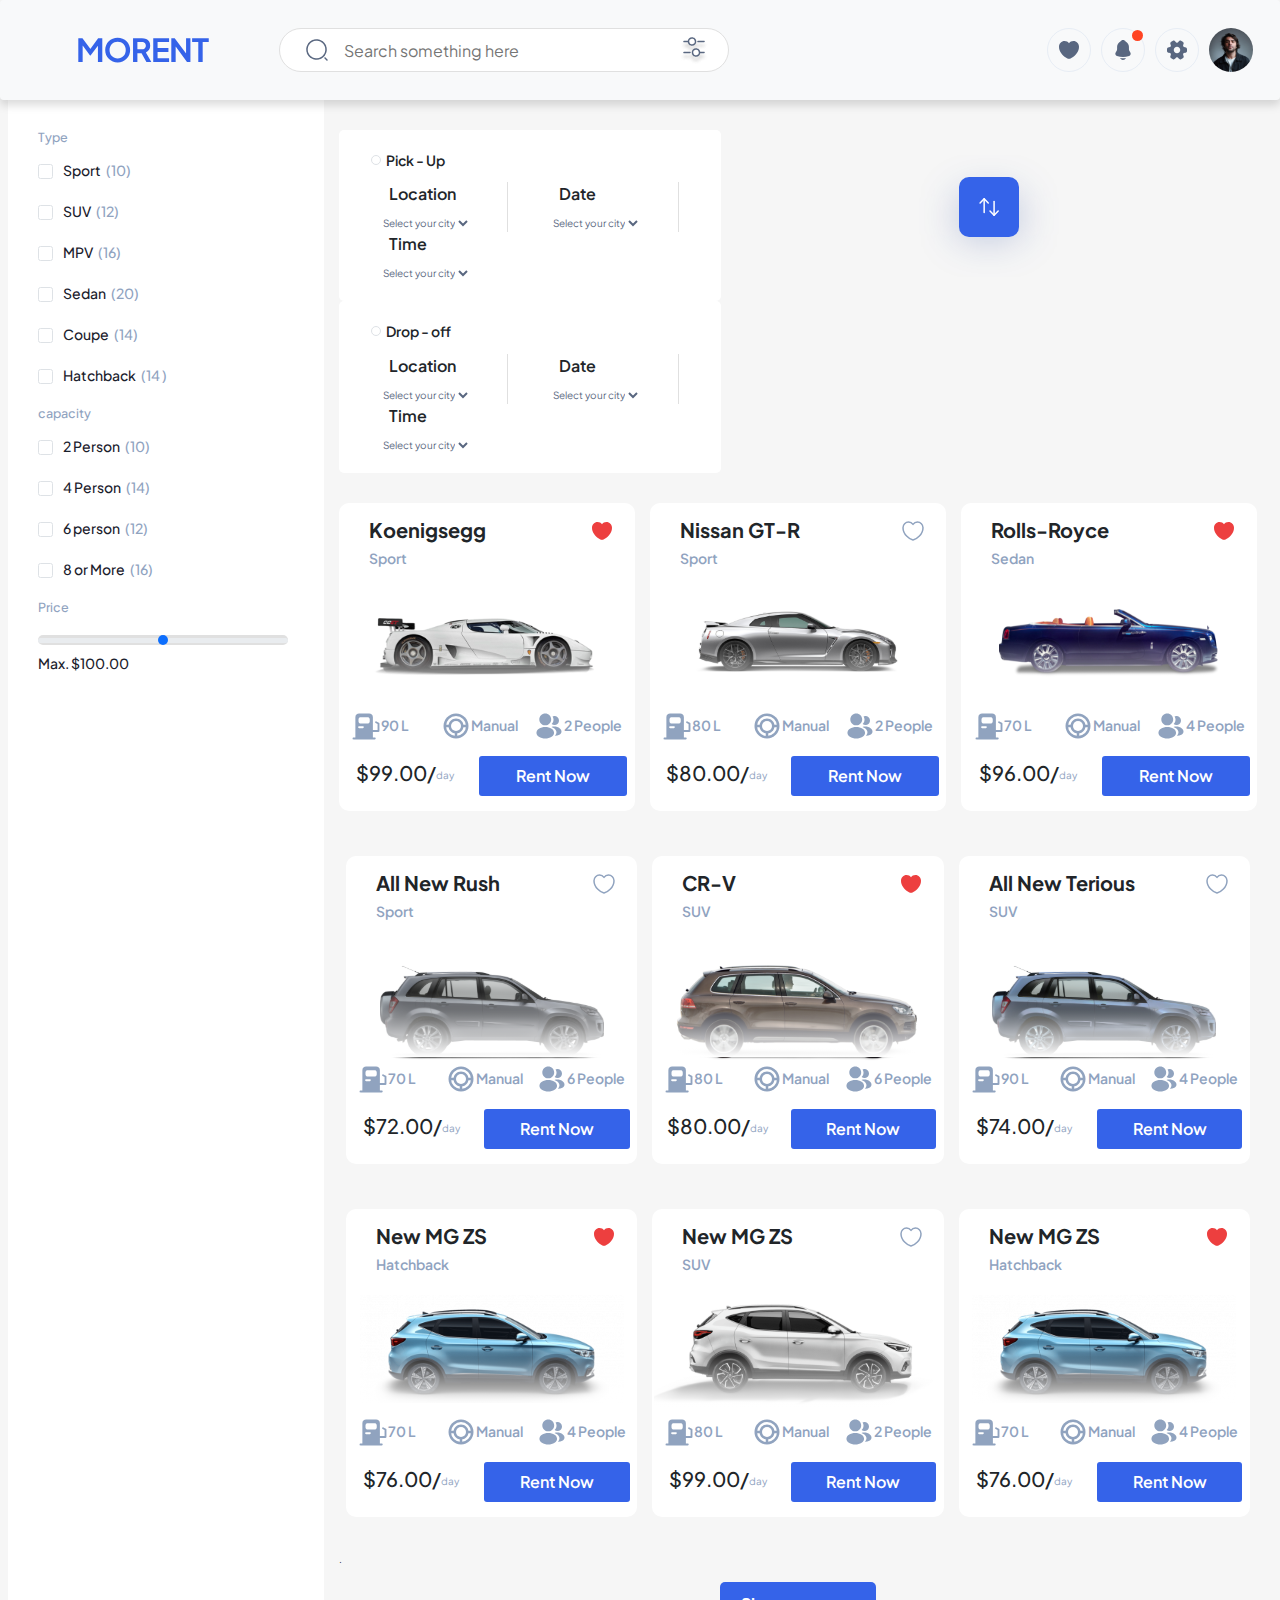
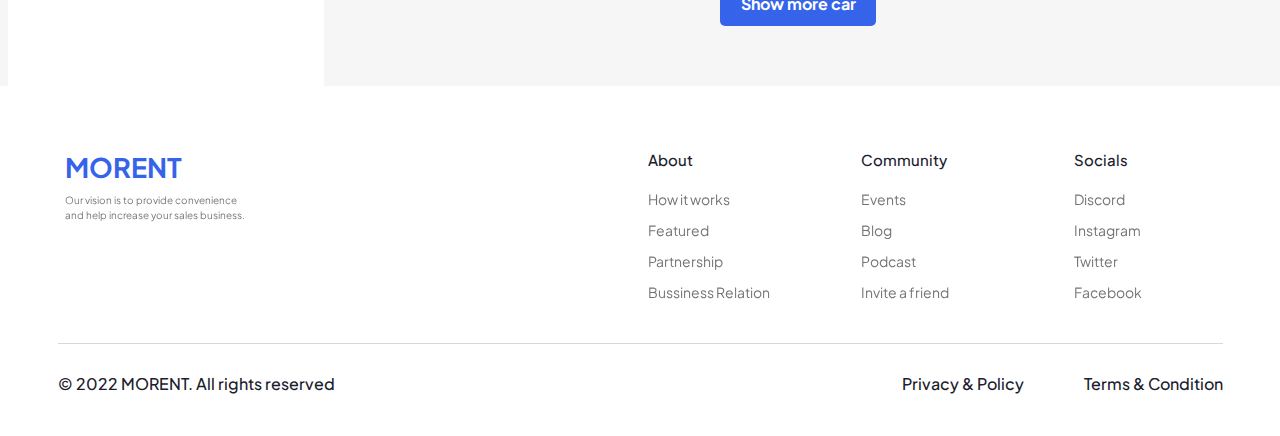
<file: category.html>
<!DOCTYPE html>
<html lang="en">

<head>
    <meta charset="UTF-8">
    <meta name="viewport" content="width=device-width, initial-scale=1.0">
    <title>Category </title>
    <link rel="preconnect" href="https://fonts.googleapis.com">
    <link rel="preconnect" href="https://fonts.gstatic.com" crossorigin>
    <link href="https://fonts.googleapis.com/css2?family=Plus+Jakarta+Sans:ital,wght@0,200..800;1,200..800&display=swap"
        rel="stylesheet">
    <link rel="stylesheet" href="https://cdn.jsdelivr.net/npm/bootstrap@5.3.3/dist/css/bootstrap.min.css">
    <link rel="stylesheet" href="assets/styles/styles.css">
    <link rel="stylesheet" href="assets/styles/category.css">
</head>

<body>

    <!-- *Header start from here  -->
    <header>
        <!-- *nav bar starting -->

        <!-- !using the bootstrap nav bar  -->

        <nav class="navbar navbar-expand-lg bg-body-tertiary shadow p-3 mb-5 bg-body rounded ">
            <div class="container-fluid d-flex align-items-center">
                <a class="navbar-brand " href="#"><img src="assets/images/logo.svg" alt="Logo"></a>
                <button class="navbar-toggler" type="button" data-bs-toggle="collapse"
                    data-bs-target="#navbarSupportedContent" aria-controls="navbarSupportedContent"
                    aria-expanded="false" aria-label="Toggle navigation">
                    <span class="navbar-toggler-icon"></span>
                </button>
                <div class="collapse navbar-collapse" id="navbarSupportedContent">
                    <ul class="navbar-nav me-auto mb-2 mb-lg-0 ">
                        <li class="nav-item">
                            <div class="search-bar-complete">
                                <img class="search-bar-icon ps-2" src="assets/images/search-normal.png"
                                    alt="search-icon">
                                <input class="input-area ps-2 pe-3" type="text" placeholder="Search something here">
                                <img class="slider-icon pe-2 " src="assets/images/filter.png" alt="filter-icon">
                            </div>
                        </li>

                    </ul>
                    <div class="d-flex justify-content-md-evenly">
                        <div class="circle icon-1  me-3">
                            <div class="icon-image heart">
                                <img src="assets/images/favourite.svg" alt="fav_image">
                            </div>
                        </div>
                        <div class="circle icon-1  me-3">
                            <div class="icon-image bell-icon">
                                <img src="assets/images/notification.svg" alt="notification_image">
                            </div>
                        </div>
                        <div class="circle icon-1  me-3">
                            <div class="icon-image setting-icon">
                                <img src="assets/images/settings.svg" alt="settings_image">
                            </div>
                        </div>
                        <div class="circle icon-1  me-3">
                            <div class="icon-image dp-icon">
                                <img src="assets/images/dp.svg" alt="dp_image">
                            </div>
                        </div>
                    </div>
                </div>
            </div>
        </nav>

        <!-- *nav bar Finished -->

    </header>
    <!-- *Header Ends here  -->


    <!-- *Main Content Starts from here  -->
    <main class="container-fluid d-flex">
        <!-- *Main start from here  -->

        <aside class="selection-area">
            <div class="type ms-5">
                <h5 class="select-type">Type</h5>
                <div class="type-row">
                    <input type="checkbox" id="vehicle1" name="vehicle1" value="Bike"
                        class="form-check-input check-box">
                    <label for="vehicle1" class="name-check-box ms-3">Sport</label><br>
                    <p class="Cars-available ms-2 mt-3">(10)</p>
                </div>
                <div class="type-row">
                    <input type="checkbox" id="vehicle1" name="vehicle1" value="Bike"
                        class="form-check-input check-box">
                    <label for="vehicle1" class="name-check-box ms-3">SUV</label><br>
                    <p class="Cars-available ms-2 mt-3">(12)</p>
                </div>
                <div class="type-row">
                    <input type="checkbox" id="vehicle1" name="vehicle1" value="Bike"
                        class="form-check-input check-box">
                    <label for="vehicle1" class="name-check-box ms-3">MPV</label><br>
                    <p class="Cars-available ms-2 mt-3">(16)</p>
                </div>
                <div class="type-row">
                    <input type="checkbox" id="vehicle1" name="vehicle1" value="Bike"
                        class="form-check-input check-box">
                    <label for="vehicle1" class="name-check-box ms-3">Sedan</label><br>
                    <p class="Cars-available ms-2 mt-3">(20)</p>
                </div>
                <div class="type-row">
                    <input type="checkbox" id="vehicle1" name="vehicle1" value="Bike"
                        class="form-check-input check-box">
                    <label for="vehicle1" class="name-check-box ms-3">Coupe</label><br>
                    <p class="Cars-available ms-2 mt-3">(14)</p>
                </div>
                <div class="type-row">
                    <input type="checkbox" id="vehicle1" name="vehicle1" value="Bike"
                        class="form-check-input check-box">
                    <label for="vehicle1" class="name-check-box ms-3">Hatchback</label><br>
                    <p class="Cars-available ms-2 mt-3">(14 )</p>
                </div>
            </div>
            <div class="type ms-5">
                <h5 class="select-type mt-3">capacity</h5>
                <div class="type-row">
                    <input type="checkbox" id="vehicle1" name="vehicle1" value="Bike"
                        class="form-check-input check-box">
                    <label for="vehicle1" class="name-check-box ms-3">2 Person</label><br>
                    <p class="Cars-available ms-2 mt-3">(10)</p>
                </div>
                <div class="type-row">
                    <input type="checkbox" id="vehicle1" name="vehicle1" value="Bike"
                        class="form-check-input check-box">
                    <label for="vehicle1" class="name-check-box ms-3">4 Person</label><br>
                    <p class="Cars-available ms-2 mt-3">(14)</p>
                </div>
                <div class="type-row">
                    <input type="checkbox" id="vehicle1" name="vehicle1" value="Bike"
                        class="form-check-input check-box">
                    <label for="vehicle1" class="name-check-box ms-3">6 person</label><br>
                    <p class="Cars-available ms-2 mt-3">(12)</p>
                </div>
                <div class="type-row">
                    <input type="checkbox" id="vehicle1" name="vehicle1" value="Bike"
                        class="form-check-input check-box">
                    <label for="vehicle1" class="name-check-box ms-3">8 or More</label><br>
                    <p class="Cars-available ms-2 mt-3">(16)</p>
                </div>
            </div>


            <div class="type ms-5">
                <h5 class="select-type mt-3">Price</h5>
                <!-- <label for="customRange1" class="form-label">Example range</label> -->
                <div class="slider mt-3">
                    <input type="range" class="form-range range-slider mt-3" id="customRange1">

                </div>
                <h5 class="name-check-box mt-3">Max. $100.00</h5>

            </div>


        </aside>

        <div class="Cars-area">

            <div class="cars container-fluid">



                <!-- *pick and drop section  -->
                <section class="Pick-n-Drop row">

                    <!-- pickup section start -->
                    <div class="col-lg-5 col-12 pick-up">
                        <div class="pick-up-radio row">
                            <div class="form-check col-12">
                                <input class="form-check-input mt-2" type="radio" name="location" id="pick-up" />
                                <label class="form-check-label" for="pick-up"> Pick - Up </label>
                            </div>
                        </div>


                        <div class="all-select row mt-3" style="justify-content: space-between;">
                            <div class="select-part col-3">
                                <p class="heading-Pick-up">Location</p>
                                <select class="location">
                                    <option selected>Select your city</option>
                                    <option value="1">One</option>
                                    <option value="2">Two</option>
                                    <option value="3">Three</option>
                                </select>
                            </div>
                            <div class="vertical-line col-1"></div>

                            <div class="select-part col-3">
                                <p class="heading-Pick-up">Date</p>
                                <select class="date">
                                    <option selected>Select your city</option>
                                    <option value="1">One</option>
                                    <option value="2">Two</option>
                                    <option value="3">Three</option>
                                </select>
                            </div>

                            <div class="vertical-line col-1"></div>

                            <div class="select-part col-4">
                                <p class="heading-Pick-up">Time</p>
                                <select class="time">
                                    <option selected>Select your city</option>
                                    <option value="1">One</option>
                                    <option value="2">Two</option>
                                    <option value="3">Three</option>
                                </select>
                            </div>
                        </div>
                    </div>
                    <!-- pickup section end -->

                    <!-- switch button start -->
                    <div class="col-md d-flex align-items-center justify-content-center">

                        <div class="img">
                            <img src="assets/images/switch-btn.svg" alt="Switch Button">
                        </div>
                    </div>
                    <!-- switch button end -->

                    <!-- drop-off section start -->
                    <div class="col-lg-5 col-12 pick-up">
                        <div class="pick-up-radio row">
                            <div class="form-check col-12">
                                <input class="form-check-input mt-2" type="radio" name="location" id="pick-up" />
                                <label class="form-check-label" for="pick-up"> Drop - off </label>
                            </div>
                        </div>


                        <div class="all-select row mt-3" style="justify-content: space-between;">
                            <div class="select-part col-3">
                                <p class="heading-Pick-up">Location</p>
                                <select class="location">
                                    <option selected>Select your city</option>
                                    <option value="1">One</option>
                                    <option value="2">Two</option>
                                    <option value="3">Three</option>
                                </select>
                            </div>
                            <div class="vertical-line col-1"></div>

                            <div class="select-part col-3">
                                <p class="heading-Pick-up">Date</p>
                                <select class="date">
                                    <option selected>Select your city</option>
                                    <option value="1">One</option>
                                    <option value="2">Two</option>
                                    <option value="3">Three</option>
                                </select>
                            </div>

                            <div class="vertical-line col-1"></div>

                            <div class="select-part col-4">
                                <p class="heading-Pick-up">Time</p>
                                <select class="time">
                                    <option selected>Select your city</option>
                                    <option value="1">One</option>
                                    <option value="2">Two</option>
                                    <option value="3">Three</option>
                                </select>
                            </div>
                        </div>
                    </div>


                    <!-- drop-off section end -->


                </section>

                <section class="catalogue container">

                    <div class="catalogue-part-1 mt-5">

                        <div class="popular-cars-cards row">
                            <div class="col-lg-4 col-md-6 mb-4">
                                <div class="card">
                                    <div class="card-first-row ps-5 pt-4 pe-4 ">
                                        <h2 class="car-name">Koenigsegg</h2>
                                        <div class="heart-div"><img src="assets/images/filled-favourite.svg" alt="fav">
                                        </div>
                                    </div>
                                    <div class="card-second-row ps-5">
                                        <p class="car-category ">Sport</p>
                                    </div>
                                    <div class="card-body ">
                                        <img src="assets/images/popular-car-1.svg" alt="car-1"
                                            class="img-fluid car-image">
                                        <img src="assets/images/car-white-shadow.svg" alt="car-1" class="white-shadow">
                                    </div>

                                    <div class="car-details row text-center pe-4 ">
                                        <div class="detail col-4 d-flex align-items-center justify-content-center">
                                            <img src="assets/images/petrol-logo.svg" alt="petrol-icon"
                                                class="detail-image">
                                            <div class="details-number">
                                                <p class="car-category mb-0">90 L</p>
                                            </div>
                                        </div>
                                        <div class="detail col-4 d-flex align-items-center justify-content-center">
                                            <img src="assets/images/manual-logo.svg" alt="petrol-icon"
                                                class="detail-image">
                                            <div class="details-number">
                                                <p class="car-category mb-0">Manual</p>
                                            </div>
                                        </div>
                                        <div class="detail col-4 d-flex align-items-center justify-content-center">
                                            <img src="assets/images/people-logo.svg" alt="people-icon"
                                                class="detail-image">
                                            <div class="details-number">
                                                <p class="car-category mb-0 nowrap-text">2 People</p>
                                            </div>
                                        </div>
                                    </div>

                                    <div class="pricing-row row pe-4 pt-4 mb-4 ">
                                        <div class="price col-6 d-flex align-items-center justify-content-center">
                                            <h2>$99.00/</h2>
                                            <p class="smal-text">day</p>
                                        </div>
                                        <button class="rent-btn col-6">Rent Now</button>
                                    </div>


                                </div>
                            </div>
                            <div class="col-lg-4 col-md-6 mb-4">

                                <div class="card">
                                    <div class="card-first-row ps-5 pt-4 pe-4 ">
                                        <h2 class="car-name">Nissan GT-R</h2>
                                        <div class="heart-div"><img src="assets/images/empty-favoutite.svg" alt="fav">
                                        </div>
                                    </div>
                                    <div class="card-second-row ps-5">
                                        <p class="car-category ">Sport</p>
                                    </div>
                                    <div class="card-body ">
                                        <img src="assets/images/popular-car-2.svg" alt="car-1"
                                            class="img-fluid car-image">
                                        <img src="assets/images/car-white-shadow.svg" alt="car-1" class="white-shadow">
                                    </div>

                                    <div class="car-details row text-center pe-4 ">
                                        <div class="detail col-4 d-flex align-items-center justify-content-center">
                                            <img src="assets/images/petrol-logo.svg" alt="petrol-icon"
                                                class="detail-image">
                                            <div class="details-number">
                                                <p class="car-category mb-0">80 L</p>
                                            </div>
                                        </div>
                                        <div class="detail col-4 d-flex align-items-center justify-content-center">
                                            <img src="assets/images/manual-logo.svg" alt="petrol-icon"
                                                class="detail-image">
                                            <div class="details-number">
                                                <p class="car-category mb-0">Manual</p>
                                            </div>
                                        </div>
                                        <div class="detail col-4 d-flex align-items-center justify-content-center">
                                            <img src="assets/images/people-logo.svg" alt="people-icon"
                                                class="detail-image">
                                            <div class="details-number">
                                                <p class="car-category mb-0 nowrap-text">2 People</p>
                                            </div>
                                        </div>
                                    </div>

                                    <div class="pricing-row row pe-4 pt-4 mb-4 ">
                                        <div class="price col-6 d-flex align-items-center justify-content-center">
                                            <h2>$80.00/</h2>
                                            <p class="smal-text">day</p>
                                        </div>
                                        <button class="rent-btn col-6">Rent Now</button>
                                    </div>


                                </div>

                            </div>
                            <div class="col-lg-4 col-md-6 mb-4"> <!-- Adjust column size as needed -->
                                <div class="card">
                                    <div class="card-first-row ps-5 pt-4 pe-4 ">
                                        <h2 class="car-name">Rolls-Royce</h2>
                                        <div class="heart-div"><img src="assets/images/filled-favourite.svg" alt="fav">
                                        </div>
                                    </div>
                                    <div class="card-second-row ps-5">
                                        <p class="car-category ">Sedan</p>
                                    </div>
                                    <div class="card-body ">
                                        <img src="assets/images/popular-car-3.svg" alt="car-1"
                                            class="img-fluid car-image">
                                        <img src="assets/images/car-white-shadow.svg" alt="car-1" class="white-shadow">
                                    </div>

                                    <div class="car-details row text-center pe-4 ">
                                        <div class="detail col-4 d-flex align-items-center justify-content-center">
                                            <img src="assets/images/petrol-logo.svg" alt="petrol-icon"
                                                class="detail-image">
                                            <div class="details-number">
                                                <p class="car-category mb-0">70 L</p>
                                            </div>
                                        </div>
                                        <div class="detail col-4 d-flex align-items-center justify-content-center">
                                            <img src="assets/images/manual-logo.svg" alt="petrol-icon"
                                                class="detail-image">
                                            <div class="details-number">
                                                <p class="car-category mb-0">Manual</p>
                                            </div>
                                        </div>
                                        <div class="detail col-4 d-flex align-items-center justify-content-center">
                                            <img src="assets/images/people-logo.svg" alt="people-icon"
                                                class="detail-image">
                                            <div class="details-number">
                                                <p class="car-category mb-0 nowrap-text">4 People</p>
                                            </div>
                                        </div>
                                    </div>

                                    <div class="pricing-row row pe-4 pt-4 mb-4 ">
                                        <div class="price col-6 d-flex align-items-center justify-content-center">
                                            <h2>$96.00/</h2>
                                            <p class="smal-text">day</p>
                                        </div>
                                        <button class="rent-btn col-6">Rent Now</button>
                                    </div>


                                </div>
                            </div>
                            <!-- <div class="col-lg-3 col-md-6 mb-4"> 
                                <div class="card">
                                    <div class="card-first-row ps-5 pt-4 pe-4 ">
                                        <h2 class="car-name">Nissan GT-R</h2>
                                        <div class="heart-div"><img src="assets/images/empty-favoutite.svg" alt="fav">
                                        </div>
                                    </div>
                                    <div class="card-second-row ps-5">
                                        <p class="car-category ">Sport</p>
                                    </div>
                                    <div class="card-body ">
                                        <img src="assets/images/popular-car-2.svg" alt="car-1"
                                            class="img-fluid car-image">
                                        <img src="assets/images/car-white-shadow.svg" alt="car-1" class="white-shadow">
                                    </div>

                                    <div class="car-details row text-center pe-4 ">
                                        <div class="detail col-4 d-flex align-items-center justify-content-center">
                                            <img src="assets/images/petrol-logo.svg" alt="petrol-icon"
                                                class="detail-image">
                                            <div class="details-number">
                                                <p class="car-category mb-0">80 L</p>
                                            </div>
                                        </div>
                                        <div class="detail col-4 d-flex align-items-center justify-content-center">
                                            <img src="assets/images/manual-logo.svg" alt="petrol-icon"
                                                class="detail-image">
                                            <div class="details-number">
                                                <p class="car-category mb-0">Manual</p>
                                            </div>
                                        </div>
                                        <div class="detail col-4 d-flex align-items-center justify-content-center">
                                            <img src="assets/images/people-logo.svg" alt="people-icon"
                                                class="detail-image">
                                            <div class="details-number">
                                                <p class="car-category mb-0 nowrap-text">2 People</p>
                                            </div>
                                        </div>
                                    </div>

                                    <div class="pricing-row row pe-4 pt-4 mb-4 ">
                                        <div class="price col-6 d-flex align-items-center justify-content-center">
                                            <h2>$80.00/</h2>
                                            <p class="smal-text">day</p>
                                        </div>
                                        <button class="rent-btn col-6">Rent Now</button>
                                    </div>


                                </div>

                            </div> -->



                        </div>
                    </div>


                    <!-- !Popular Car Section ends Here  -->


                    <!-- !Recommended Car Section start Here  -->


                    <div class="catalogue-part-2">
                        <div class="recommended-cars container">

                            <!-- <div class="popular-cars row">
                                <div class="col-12 text-heading-popular-car">
                                    <p class="popular-cars-first-para ">Recommendation Car</p>
                                </div>
                            </div> -->
                            <div class="popular-cars-cards row">
                                <div class="col-lg-4 col-md-6 mb-4">
                                    <div class="card">
                                        <div class="card-first-row ps-5 pt-4 pe-4 ">
                                            <h2 class="car-name">All New Rush</h2>
                                            <div class="heart-div"><img src="assets/images/empty-favoutite.svg"
                                                    alt="fav">
                                            </div>
                                        </div>
                                        <div class="card-second-row ps-5">
                                            <p class="car-category ">Sport</p>
                                        </div>
                                        <div class="card-body ">
                                            <img src="assets/images/all-new-rush.svg" alt="car-1"
                                                class="img-fluid car-image">
                                            <img src="assets/images/car-white-shadow.svg" alt="car-1"
                                                class="white-shadow">
                                        </div>

                                        <div class="car-details row text-center pe-4 ">
                                            <div class="detail col-4 d-flex align-items-center justify-content-center">
                                                <img src="assets/images/petrol-logo.svg" alt="petrol-icon"
                                                    class="detail-image">
                                                <div class="details-number">
                                                    <p class="car-category mb-0">70 L</p>
                                                </div>
                                            </div>
                                            <div class="detail col-4 d-flex align-items-center justify-content-center">
                                                <img src="assets/images/manual-logo.svg" alt="petrol-icon"
                                                    class="detail-image">
                                                <div class="details-number">
                                                    <p class="car-category mb-0">Manual</p>
                                                </div>
                                            </div>
                                            <div class="detail col-4 d-flex align-items-center justify-content-center">
                                                <img src="assets/images/people-logo.svg" alt="people-icon"
                                                    class="detail-image">
                                                <div class="details-number">
                                                    <p class="car-category mb-0 nowrap-text">6 People</p>
                                                </div>
                                            </div>
                                        </div>

                                        <div class="pricing-row row pe-4 pt-4 mb-4 ">
                                            <div class="price col-6 d-flex align-items-center justify-content-center">
                                                <h2>$72.00/</h2>
                                                <p class="smal-text">day</p>

                                            </div>

                                            <button class="rent-btn col-6">Rent Now</button>
                                        </div>


                                    </div>
                                </div>
                                <div class="col-lg-4 col-md-6 mb-4">

                                    <div class="card">
                                        <div class="card-first-row ps-5 pt-4 pe-4 ">
                                            <h2 class="car-name">CR-V</h2>
                                            <div class="heart-div"><img src="assets/images/filled-favourite.svg"
                                                    alt="fav"></div>
                                        </div>
                                        <div class="card-second-row ps-5">
                                            <p class="car-category ">SUV</p>
                                        </div>
                                        <div class="card-body ">
                                            <img src="assets/images/cr-v.svg" alt="car-1" class="img-fluid car-image">
                                            <img src="assets/images/car-white-shadow.svg" alt="car-1"
                                                class="white-shadow">
                                        </div>

                                        <div class="car-details row text-center pe-4 ">
                                            <div class="detail col-4 d-flex align-items-center justify-content-center">
                                                <img src="assets/images/petrol-logo.svg" alt="petrol-icon"
                                                    class="detail-image">
                                                <div class="details-number">
                                                    <p class="car-category mb-0">80 L</p>
                                                </div>
                                            </div>
                                            <div class="detail col-4 d-flex align-items-center justify-content-center">
                                                <img src="assets/images/manual-logo.svg" alt="petrol-icon"
                                                    class="detail-image">
                                                <div class="details-number">
                                                    <p class="car-category mb-0">Manual</p>
                                                </div>
                                            </div>
                                            <div class="detail col-4 d-flex align-items-center justify-content-center">
                                                <img src="assets/images/people-logo.svg" alt="people-icon"
                                                    class="detail-image">
                                                <div class="details-number">
                                                    <p class="car-category mb-0 nowrap-text">6 People</p>
                                                </div>
                                            </div>
                                        </div>

                                        <div class="pricing-row row pe-4 pt-4 mb-4 ">
                                            <div class="price col-6 d-flex align-items-center justify-content-center">
                                                <h2>$80.00/</h2>
                                                <p class="smal-text">day</p>
                                            </div>
                                            <button class="rent-btn col-6">Rent Now</button>
                                        </div>


                                    </div>

                                </div>
                                <div class="col-lg-4 col-md-6 mb-4">
                                    <div class="card">
                                        <div class="card-first-row ps-5 pt-4 pe-4 ">
                                            <h2 class="car-name">All New Terious</h2>
                                            <div class="heart-div"><img src="assets/images/empty-favoutite.svg"
                                                    alt="fav">
                                            </div>
                                        </div>
                                        <div class="card-second-row ps-5">
                                            <p class="car-category ">SUV</p>
                                        </div>
                                        <div class="card-body ">
                                            <img src="assets/images/all-new-terious.svg" alt="car-1"
                                                class="img-fluid car-image">
                                            <img src="assets/images/car-white-shadow.svg" alt="car-1"
                                                class="white-shadow">
                                        </div>

                                        <div class="car-details row text-center pe-4 ">
                                            <div class="detail col-4 d-flex align-items-center justify-content-center">
                                                <img src="assets/images/petrol-logo.svg" alt="petrol-icon"
                                                    class="detail-image">
                                                <div class="details-number">
                                                    <p class="car-category mb-0">90 L</p>
                                                </div>
                                            </div>
                                            <div class="detail col-4 d-flex align-items-center justify-content-center">
                                                <img src="assets/images/manual-logo.svg" alt="petrol-icon"
                                                    class="detail-image">
                                                <div class="details-number">
                                                    <p class="car-category mb-0">Manual</p>
                                                </div>
                                            </div>
                                            <div class="detail col-4 d-flex align-items-center justify-content-center">
                                                <img src="assets/images/people-logo.svg" alt="people-icon"
                                                    class="detail-image">
                                                <div class="details-number">
                                                    <p class="car-category mb-0 nowrap-text">4 People</p>
                                                </div>
                                            </div>
                                        </div>

                                        <div class="pricing-row row pe-4 pt-4 mb-4 ">
                                            <div class="price col-6 d-flex align-items-center justify-content-center">
                                                <h2>$74.00/</h2>
                                                <p class="smal-text">day</p>
                                            </div>
                                            <button class="rent-btn col-6">Rent Now</button>
                                        </div>


                                    </div>
                                </div>
                                <!-- <div class="col-lg-3 col-md-6 mb-4">
                                    <div class="card">
                                        <div class="card-first-row ps-5 pt-4 pe-4 ">
                                            <h2 class="car-name">CR-V</h2>
                                            <div class="heart-div"><img src="assets/images/filled-favourite.svg"
                                                    alt="fav"></div>
                                        </div>
                                        <div class="card-second-row ps-5">
                                            <p class="car-category ">SUV</p>
                                        </div>
                                        <div class="card-body ">
                                            <img src="assets/images/cr-v-2.svg" alt="car-1" class="img-fluid car-image">
                                            <img src="assets/images/car-white-shadow.svg" alt="car-1"
                                                class="white-shadow-recommended">
                                        </div>

                                        <div class="car-details row text-center pe-4 ">
                                            <div class="detail col-4 d-flex align-items-center justify-content-center">
                                                <img src="assets/images/petrol-logo.svg" alt="petrol-icon"
                                                    class="detail-image">
                                                <div class="details-number">
                                                    <p class="car-category mb-0">80 L</p>
                                                </div>
                                            </div>
                                            <div class="detail col-4 d-flex align-items-center justify-content-center">
                                                <img src="assets/images/manual-logo.svg" alt="petrol-icon"
                                                    class="detail-image">
                                                <div class="details-number">
                                                    <p class="car-category mb-0">Manual</p>
                                                </div>
                                            </div>
                                            <div class="detail col-4 d-flex align-items-center justify-content-center">
                                                <img src="assets/images/people-logo.svg" alt="people-icon"
                                                    class="detail-image">
                                                <div class="details-number">
                                                    <p class="car-category mb-0 nowrap-text">6 People</p>
                                                </div>
                                            </div>
                                        </div>

                                        <div class="pricing-row row pe-4 pt-4 mb-4 ">
                                            <div class="price col-6 d-flex align-items-center justify-content-center">
                                                <h2>$80.00/</h2>
                                                <p class="smal-text">day</p>
                                            </div>
                                            <button class="rent-btn col-6">Rent Now</button>
                                        </div>


                                    </div>

                                </div> -->

                            </div>

                            <div class="popular-cars-cards row">
                                <div class="col-lg-4 col-md-6 mb-4">
                                    <div class="card">
                                        <div class="card-first-row ps-5 pt-4 pe-4 ">
                                            <h2 class="car-name">New MG ZS </h2>
                                            <div class="heart-div"><img src="assets/images/filled-favourite.svg"
                                                    alt="fav">
                                            </div>
                                        </div>
                                        <div class="card-second-row ps-5">
                                            <p class="car-category ">Hatchback</p>
                                        </div>
                                        <div class="card-body ">
                                            <img src="assets/images/mg-zs-ex.svg" alt="car-1"
                                                class="img-fluid car-image-recommended">
                                            <img src="assets/images/car-white-shadow.svg" alt="car-1"
                                                class="white-shadow">
                                        </div>

                                        <div class="car-details row text-center pe-4 ">
                                            <div class="detail col-4 d-flex align-items-center justify-content-center">
                                                <img src="assets/images/petrol-logo.svg" alt="petrol-icon"
                                                    class="detail-image">
                                                <div class="details-number">
                                                    <p class="car-category mb-0">70 L</p>
                                                </div>
                                            </div>
                                            <div class="detail col-4 d-flex align-items-center justify-content-center">
                                                <img src="assets/images/manual-logo.svg" alt="petrol-icon"
                                                    class="detail-image">
                                                <div class="details-number">
                                                    <p class="car-category mb-0">Manual</p>
                                                </div>
                                            </div>
                                            <div class="detail col-4 d-flex align-items-center justify-content-center">
                                                <img src="assets/images/people-logo.svg" alt="people-icon"
                                                    class="detail-image">
                                                <div class="details-number">
                                                    <p class="car-category mb-0 nowrap-text">4 People</p>
                                                </div>
                                            </div>
                                        </div>

                                        <div class="pricing-row row pe-4 pt-4 mb-4 ">
                                            <div class="price col-6 d-flex align-items-center justify-content-center">
                                                <h2>$76.00/</h2>
                                                <p class="smal-text">day</p>
                                            </div>
                                            <button class="rent-btn col-6">Rent Now</button>
                                        </div>


                                    </div>
                                </div>
                                <div class="col-lg-4 col-md-6 mb-4">

                                    <div class="card">
                                        <div class="card-first-row ps-5 pt-4 pe-4 ">
                                            <h2 class="car-name">New MG ZS</h2>
                                            <div class="heart-div"><img src="assets/images/empty-favoutite.svg"
                                                    alt="fav"></div>
                                        </div>
                                        <div class="card-second-row ps-5">
                                            <p class="car-category ">SUV</p>
                                        </div>
                                        <div class="card-body ">
                                            <img src="assets/images/mg-zs.svg" alt="car-1"
                                                class="img-fluid car-image-recommended">
                                            <img src="assets/images/car-white-shadow.svg" alt="car-1"
                                                class="white-shadow">
                                        </div>

                                        <div class="car-details row text-center pe-4 ">
                                            <div class="detail col-4 d-flex align-items-center justify-content-center">
                                                <img src="assets/images/petrol-logo.svg" alt="petrol-icon"
                                                    class="detail-image">
                                                <div class="details-number">
                                                    <p class="car-category mb-0">80 L</p>
                                                </div>
                                            </div>
                                            <div class="detail col-4 d-flex align-items-center justify-content-center">
                                                <img src="assets/images/manual-logo.svg" alt="petrol-icon"
                                                    class="detail-image">
                                                <div class="details-number">
                                                    <p class="car-category mb-0">Manual</p>
                                                </div>
                                            </div>
                                            <div class="detail col-4 d-flex align-items-center justify-content-center">
                                                <img src="assets/images/people-logo.svg" alt="people-icon"
                                                    class="detail-image">
                                                <div class="details-number">
                                                    <p class="car-category mb-0 nowrap-text">2 People</p>
                                                </div>
                                            </div>
                                        </div>

                                        <div class="pricing-row row pe-4 pt-4 mb-4 ">
                                            <div class="price col-6 d-flex align-items-center justify-content-center">
                                                <h2>$99.00/</h2>
                                                <p class="smal-text">day</p>
                                            </div>
                                            <button class="rent-btn col-6">Rent Now</button>
                                        </div>


                                    </div>

                                </div>
                                <div class="col-lg-4 col-md-6 mb-4">
                                    <div class="card">
                                        <div class="card-first-row ps-5 pt-4 pe-4 ">
                                            <h2 class="car-name">New MG ZS </h2>
                                            <div class="heart-div"><img src="assets/images/filled-favourite.svg"
                                                    alt="fav">
                                            </div>
                                        </div>
                                        <div class="card-second-row ps-5">
                                            <p class="car-category ">Hatchback</p>
                                        </div>
                                        <div class="card-body ">
                                            <img src="assets/images/mg-zs-ex.svg" alt="car-1"
                                                class="img-fluid car-image-recommended">
                                            <img src="assets/images/car-white-shadow.svg" alt="car-1"
                                                class="white-shadow">
                                        </div>

                                        <div class="car-details row text-center pe-4 ">
                                            <div class="detail col-4 d-flex align-items-center justify-content-center">
                                                <img src="assets/images/petrol-logo.svg" alt="petrol-icon"
                                                    class="detail-image">
                                                <div class="details-number">
                                                    <p class="car-category mb-0">70 L</p>
                                                </div>
                                            </div>
                                            <div class="detail col-4 d-flex align-items-center justify-content-center">
                                                <img src="assets/images/manual-logo.svg" alt="petrol-icon"
                                                    class="detail-image">
                                                <div class="details-number">
                                                    <p class="car-category mb-0">Manual</p>
                                                </div>
                                            </div>
                                            <div class="detail col-4 d-flex align-items-center justify-content-center">
                                                <img src="assets/images/people-logo.svg" alt="people-icon"
                                                    class="detail-image">
                                                <div class="details-number">
                                                    <p class="car-category mb-0 nowrap-text">4 People</p>
                                                </div>
                                            </div>
                                        </div>

                                        <div class="pricing-row row pe-4 pt-4 mb-4 ">
                                            <div class="price col-6 d-flex align-items-center justify-content-center">
                                                <h2>$76.00/</h2>
                                                <p class="smal-text">day</p>
                                            </div>
                                            <button class="rent-btn col-6">Rent Now</button>
                                        </div>


                                    </div>
                                </div>






                            </div>

                        </div>


                        .<div class="container d-flex align-items-center justify-content-center mt-4 mb-5">

                            <div class="show-more-row mb-5 ">
                                <div class="show-btn d-flex align-items-center justify-content-center">
                                    <button class="show-more-btn">Show more car</button>
                                </div>
                            </div>
                        </div>




                </section>



            </div>
        </div>

    </main>

    <!-- *Main Ends here  -->



    <!-- *Footer start from here  -->
    <footer>
        <div class="footer-container container-fluid">
            <div class="row footer-row pt-4">
                <div class="col-6 company-info">
                    <div class="row company-name-and-para">
                        <div class="col-12 company-name">
                            <h1 class="company-footer-name">MORENT</h1>
                        </div>
                        <div class="col-12 details-name mt-2">
                            <p>Our vision is to provide convenience and help increase your sales business.</p>
                        </div>
                    </div>
                </div>
                <div class="col-6 other-info">
                    <div class="row">
                        <div class="col-4">
                            <h4 class="about">About</h4>
                            <a href="">
                                <p>How it works </p>
                            </a>
                            <a href="">
                                <p>Featured</p>
                            </a>
                            <a href="">
                                <p>Partnership</p>
                            </a>
                            <a href="">
                                <p>Bussiness Relation</p>
                            </a>
                        </div>
                        <div class="col-4">
                            <h4 class="community">Community</h4>

                            <a href="">
                                <p>Events </p>
                            </a>
                            <a href="">
                                <p>Blog</p>
                            </a>
                            <a href="">
                                <p>Podcast</p>
                            </a>
                            <a href="">
                                <p>Invite a friend</p>
                            </a>
                        </div>
                        <div class="col-4">
                            <h4 class="socials">Socials</h4>

                            <a href="">
                                <p>Discord </p>
                            </a>
                            <a href="">
                                <p>Instagram</p>
                            </a>
                            <a href="">
                                <p>Twitter</p>
                            </a>
                            <a href="">
                                <p>Facebook</p>
                            </a>
                        </div>
                    </div>
                </div>
            </div>
            <div class="footer-end">
                <hr class="horizintal-line-footer">
                <div class="line-break"></div>
                <div class="last-row mt-5">
                    <div class="copy-right">
                        <h5>&copy; 2022 MORENT. All rights reserved</h5>
                    </div>
                    <div class="policy me-5">
                        <h5>Privacy & Policy</h5>
                    </div>

                    <div class="terms ms-5">
                        <h5>Terms & Condition</h5>
                    </div>
                </div>


            </div>



        </div>



    </footer>
    <!-- *Footer Ends here  -->


    <script src="https://cdn.jsdelivr.net/npm/@popperjs/core@2.11.8/dist/umd/popper.min.js"
        integrity="sha384-I7E8VVD/ismYTF4hNIPjVp/Zjvgyol6VFvRkX/vR+Vc4jQkC+hVqc2pM8ODewa9r"
        crossorigin="anonymous"></script>
    <script src="https://cdn.jsdelivr.net/npm/bootstrap@5.3.3/dist/js/bootstrap.min.js"
        integrity="sha384-0pUGZvbkm6XF6gxjEnlmuGrJXVbNuzT9qBBavbLwCsOGabYfZo0T0to5eqruptLy"
        crossorigin="anonymous"></script>
</body>

</html>
</file>
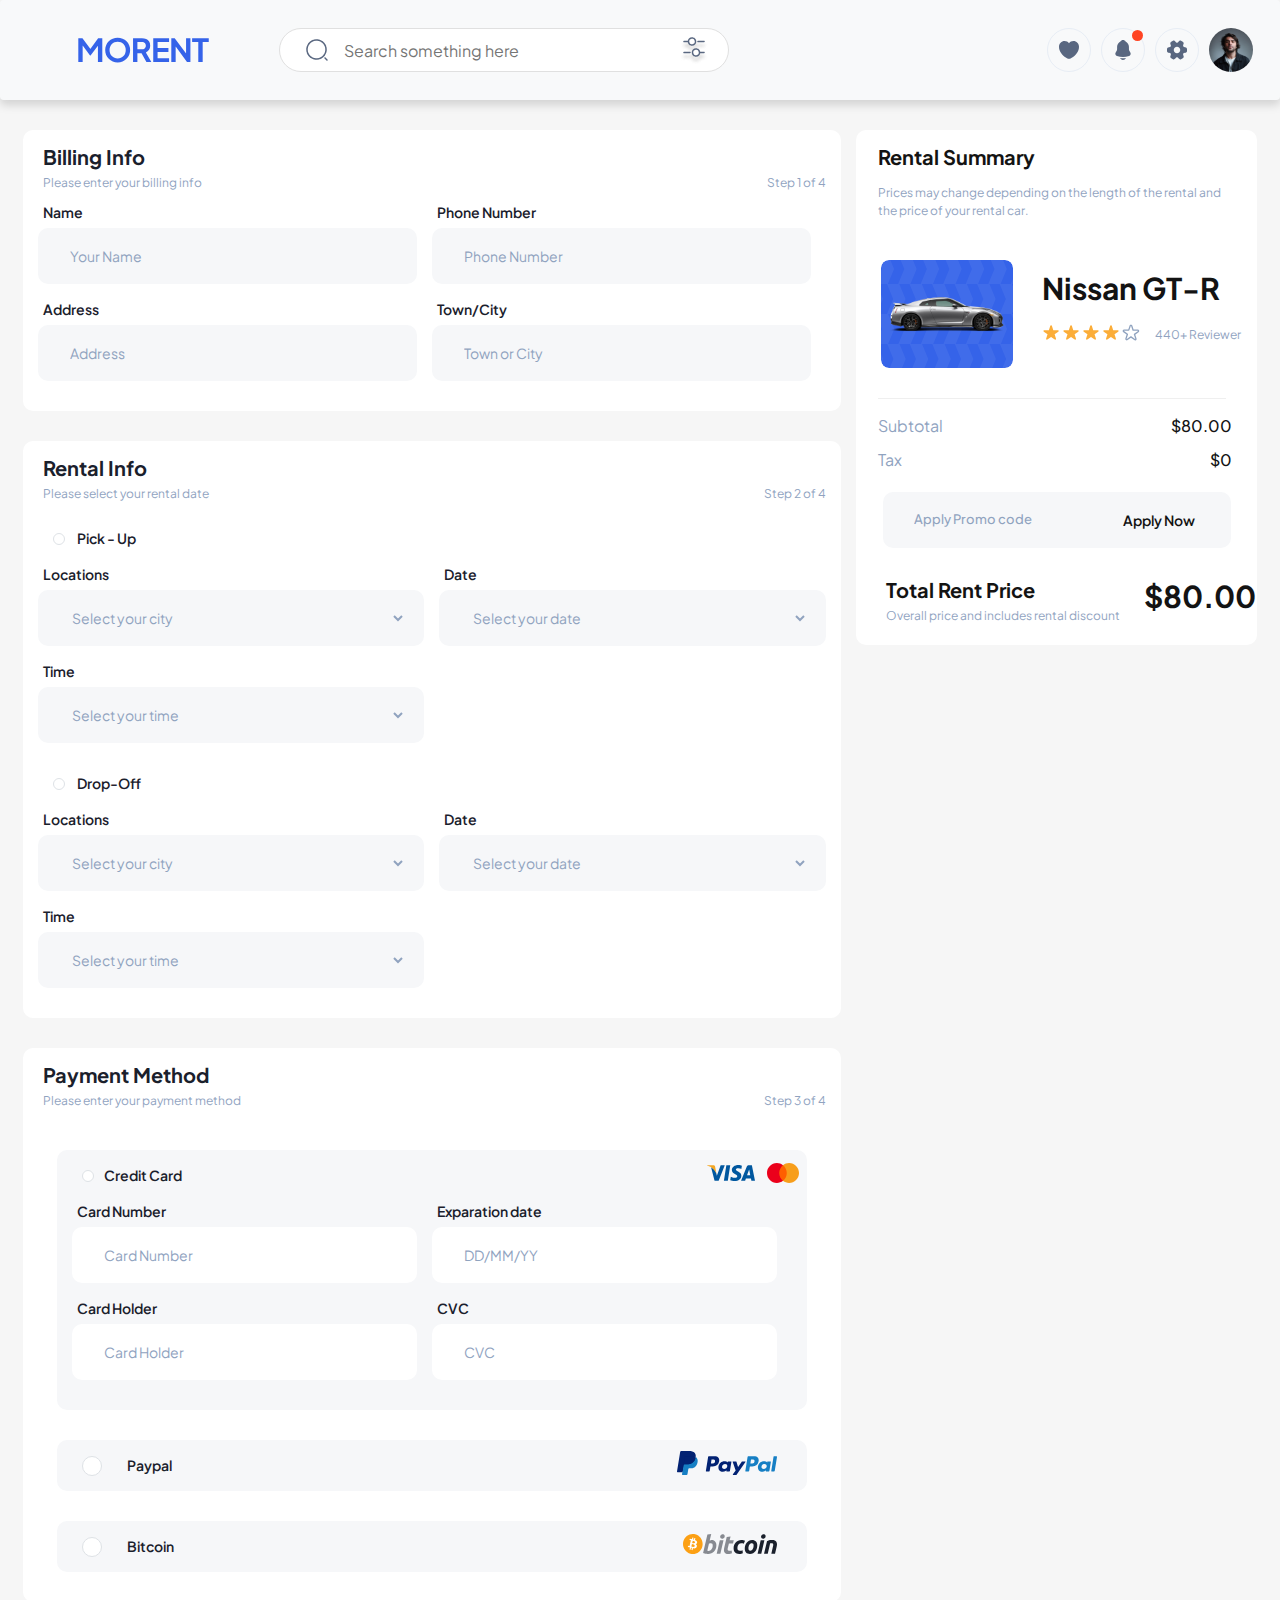
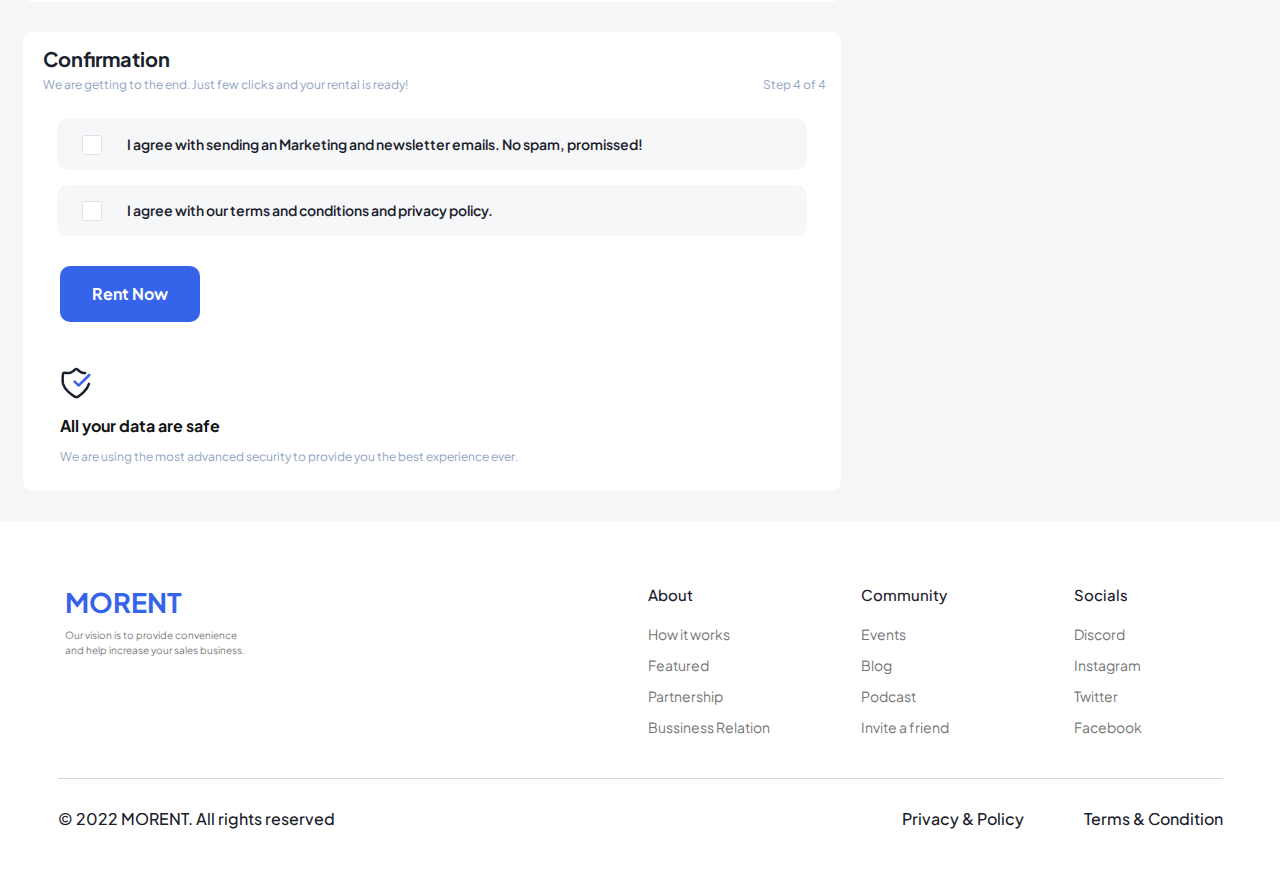
<file: payment.html>
<!DOCTYPE html>
<html lang="en">

<head>
    <meta charset="UTF-8">
    <meta name="viewport" content="width=device-width, initial-scale=1.0">
    <title>Payment Morent</title>
    <link rel="preconnect" href="https://fonts.googleapis.com">
    <link rel="preconnect" href="https://fonts.gstatic.com" crossorigin>
    <link href="https://fonts.googleapis.com/css2?family=Plus+Jakarta+Sans:ital,wght@0,200..800;1,200..800&display=swap"
        rel="stylesheet">
    <link rel="stylesheet" href="https://cdn.jsdelivr.net/npm/bootstrap@5.3.3/dist/css/bootstrap.min.css">
    <link rel="stylesheet" href="assets/styles/styles.css">
    <link rel="stylesheet" href="assets/styles/details.css">
    <link rel="stylesheet" href="assets/styles/payment.css">
</head>

<body>
    <header>
        <!-- *nav bar starting -->

        <!-- !using the bootstrap nav bar  -->

        <nav class="navbar navbar-expand-lg bg-body-tertiary shadow p-3 mb-5 bg-body rounded ">
            <div class="container-fluid d-flex align-items-center">
                <a class="navbar-brand " href="#"><img src="assets/images/logo.svg" alt="Logo"></a>
                <button class="navbar-toggler" type="button" data-bs-toggle="collapse"
                    data-bs-target="#navbarSupportedContent" aria-controls="navbarSupportedContent"
                    aria-expanded="false" aria-label="Toggle navigation">
                    <span class="navbar-toggler-icon"></span>
                </button>
                <div class="collapse navbar-collapse" id="navbarSupportedContent">
                    <ul class="navbar-nav me-auto mb-2 mb-lg-0 ">
                        <li class="nav-item">
                            <div class="search-bar-complete">
                                <img class="search-bar-icon ps-2" src="assets/images/search-normal.png"
                                    alt="search-icon">
                                <input class="input-area ps-2 pe-3" type="text" placeholder="Search something here">
                                <img class="slider-icon pe-2 " src="assets/images/filter.png" alt="filter-icon">
                            </div>
                        </li>

                    </ul>
                    <div class="d-flex justify-content-md-evenly">
                        <div class="circle icon-1  me-3">
                            <div class="icon-image heart">
                                <img src="assets/images/favourite.svg" alt="fav_image">
                            </div>
                        </div>
                        <div class="circle icon-1  me-3">
                            <div class="icon-image bell-icon">
                                <img src="assets/images/notification.svg" alt="notification_image">
                            </div>
                        </div>
                        <div class="circle icon-1  me-3">
                            <div class="icon-image setting-icon">
                                <img src="assets/images/settings.svg" alt="settings_image">
                            </div>
                        </div>
                        <div class="circle icon-1  me-3">
                            <div class="icon-image dp-icon">
                                <img src="assets/images/dp.svg" alt="dp_image">
                            </div>
                        </div>
                    </div>
                </div>
            </div>
        </nav>

        <!-- *nav bar Finished -->
    </header>
    <main class="container-fluid ps-5 pe-5">
        <div class="row g-5">
            <div class="left-side col-lg-8 col-12">
                <div class="row billing-info">
                    <div class="col-12 ps-4 pt-4">
                        <h1 class="main-billing-info-heading ps-2">Billing Info</h1>
                    </div>
                    <div class="col-12 d-flex justify-content-between align-items-center ps-4 pe-4">
                        <p class="main-billing-step-info ps-2">Please enter your billing info</p>
                        <p class="main-billing-step-info">Step 1 of 4</p>
                    </div>
                    <div class="col-12 row mb-5">
                        <div class="col-lg-6 col-12 ps-4">
                            <label for="fname" class="form-label-billing-info pb-2 ps-2">Name</label>
                            <div class="input-box-step-1 d-flex align-items-center ps-5">
                                <input type="text" class="input-for-billing" id="fname" placeholder="Your Name">
                            </div>
                        </div>
                        <div class="col-lg-6 col-12 pe-4">
                            <label for="lname" class="form-label-billing-info pb-2 ps-2">Phone Number</label>
                            <div class="input-box-step-1 d-flex align-items-center ps-5">
                                <input type="text" class="input-for-billing" id="fname" placeholder="Phone Number">
                            </div>
                        </div>
                        <div class="col-lg-6 col-12 ps-4 pt-4">
                            <label for="fname" class="form-label-billing-info pb-2 ps-2">Address</label>
                            <div class="input-box-step-1 d-flex align-items-center ps-5">
                                <input type="text" class="input-for-billing" id="fname" placeholder="Address">
                            </div>
                        </div>
                        <div class="col-lg-6 col-12 pe-4 pt-4">
                            <label for="fname" class="form-label-billing-info pb-2 ps-2">Town/City</label>
                            <div class="input-box-step-1 d-flex align-items-center ps-5">
                                <input type="text" class="input-for-billing" id="fname" placeholder="Town or City">
                            </div>
                        </div>

                    </div>
                </div>

                <div class="row billing-info rental-info-billing mt-5 mb-5">
                    <div class="col-12 ps-4 pt-4">
                        <h1 class="main-billing-info-heading ps-2">Rental Info</h1>
                    </div>
                    <div class="col-12 d-flex justify-content-between align-items-center ps-4 pe-4">
                        <p class="main-billing-step-info ps-2">Please select your rental date</p>
                        <p class="main-billing-step-info">Step 2 of 4</p>
                    </div>
                    <!-- !pick up section -->
                    <div class="col-12 row mb-4 mt-4 ms-4 ">
                        <div class="col-12">
                            <input class="form-check-input mt-2 text-pick-up-billing-info-radio" type="radio"
                                name="location" id="pick-up" />
                            <label class="form-check-label ms-3 text-pick-up-billing-info" for="pick-up"> Pick - Up
                            </label>
                        </div>


                    </div>
                    <div class="col-12">
                        <div class="row">
                            <div class="col-lg-6 col-12 ps-4">
                                <label for="fname" class="form-label-billing-info pb-2 ps-2">Locations </label>
                                <div class="input-box-step-1 d-flex align-items-center ps-5">
                                    <select class="location input-for-billing">
                                        <option selected>Select your city</option>
                                        <option value="1">One</option>
                                        <option value="2">Two</option>
                                        <option value="3">Three</option>
                                    </select>
                                </div>
                            </div>
                            <div class="col-lg-6 col-12 pe-4">
                                <label for="lname" class="form-label-billing-info pb-2 ps-2">Date</label>
                                <div class="input-box-step-1 d-flex align-items-center ps-5">
                                    <select class="location input-for-billing">
                                        <option selected>Select your date</option>
                                        <option value="1">One</option>
                                        <option value="2">Two</option>
                                        <option value="3">Three</option>
                                    </select>
                                </div>
                            </div>
                            <div class="col-lg-6 col-12 ps-4 pt-4">
                                <label for="fname" class="form-label-billing-info pb-2 ps-2">Time</label>
                                <div class="input-box-step-1 d-flex align-items-center ps-5">
                                    <select class="location input-for-billing">
                                        <option selected>Select your time</option>
                                        <option value="1">One</option>
                                        <option value="2">Two</option>
                                        <option value="3">Three</option>
                                    </select>
                                </div>
                            </div>

                        </div>
                    </div>
                    <!-- !Drop off section -->
                    <div class="col-12 row mb-4 mt-5 ms-4 ">
                        <div class="col-12">
                            <input class="form-check-input mt-2 text-pick-up-billing-info-radio" type="radio"
                                name="location" id="pick-up" />
                            <label class="form-check-label ms-3 text-pick-up-billing-info" for="pick-up"> Drop-Off
                            </label>
                        </div>


                    </div>
                    <div class="col-12 mb-5">
                        <div class="row">
                            <div class="col-lg-6 col-12 ps-4">
                                <label for="fname" class="form-label-billing-info pb-2 ps-2">Locations </label>
                                <div class="input-box-step-1 d-flex align-items-center ps-5">
                                    <select class="location input-for-billing">
                                        <option selected>Select your city</option>
                                        <option value="1">One</option>
                                        <option value="2">Two</option>
                                        <option value="3">Three</option>
                                    </select>
                                </div>
                            </div>
                            <div class="col-lg-6 col-12 pe-4">
                                <label for="lname" class="form-label-billing-info pb-2 ps-2">Date</label>
                                <div class="input-box-step-1 d-flex align-items-center ps-5">
                                    <select class="location input-for-billing">
                                        <option selected>Select your date</option>
                                        <option value="1">One</option>
                                        <option value="2">Two</option>
                                        <option value="3">Three</option>
                                    </select>
                                </div>
                            </div>
                            <div class="col-lg-6 col-12 ps-4 pt-4">
                                <label for="fname" class="form-label-billing-info pb-2 ps-2">Time</label>
                                <div class="input-box-step-1 d-flex align-items-center ps-5">
                                    <select class="location input-for-billing">
                                        <option selected>Select your time</option>
                                        <option value="1">One</option>
                                        <option value="2">Two</option>
                                        <option value="3">Three</option>
                                    </select>
                                </div>
                            </div>

                        </div>
                    </div>

                </div>

                <div class="payment-method row mb-5">
                    <div class="col-12 ps-4 pt-4">
                        <h1 class="main-billing-info-heading ps-2">Payment Method</h1>
                    </div>
                    <div class="col-12 d-flex justify-content-between align-items-center ps-4 pe-4">
                        <p class="main-billing-step-info ps-2">Please enter your payment method</p>
                        <p class="main-billing-step-info">Step 3 of 4</p>
                    </div>
                    <div class="col-11 card-information mx-auto mt-5 mb-5 ">
                        <div class="row d-flex justify-content-between align-items-center mt-3 ms-3 mb-4">
                            <div class="col d-flex align-items-center">
                                <input class="form-check-input mt-2 text-pick-up-billing-info-radio" type="radio"
                                    name="location" id="pick-up" />
                                <label class="form-check-label ms-3 text-pick-up-billing-info mt-2" for="pick-up">Credit
                                    Card</label>
                            </div>
                            <div class="col-auto">
                                <img src="assets/images/visa-logo.svg" alt="visa-logo">
                            </div>
                        </div>
                        <div class="row">
                            <div class="col-12 row mb-5">
                                <div class="col-lg-6 col-12 ps-4">
                                    <label for="fname" class="form-label-billing-info pb-2 ps-2">Card Number</label>
                                    <div class="input-box-step-2 d-flex align-items-center ps-5">
                                        <input type="text" class="input-for-billing-1" id="fname"
                                            placeholder="Card Number">
                                    </div>
                                </div>
                                <div class="col-lg-6 col-12 pe-4">
                                    <label for="lname" class="form-label-billing-info pb-2 ps-2">Exparation date</label>
                                    <div class="input-box-step-2 d-flex align-items-center ps-5">
                                        <input type="text" class="input-for-billing-1" id="fname"
                                            placeholder="DD/MM/YY">
                                    </div>
                                </div>
                                <div class="col-lg-6 col-12 ps-4 pt-4">
                                    <label for="fname" class="form-label-billing-info pb-2 ps-2">Card Holder</label>
                                    <div class="input-box-step-2 d-flex align-items-center ps-5">
                                        <input type="text" class="input-for-billing-1" id="fname"
                                            placeholder="Card Holder">
                                    </div>
                                </div>
                                <div class="col-lg-6 col-12 pe-4 pt-4">
                                    <label for="fname" class="form-label-billing-info pb-2 ps-2">CVC</label>
                                    <div class="input-box-step-2 d-flex align-items-center ps-5">
                                        <input type="text" class="input-for-billing-1" id="fname" placeholder="CVC">
                                    </div>
                                </div>

                            </div>
                        </div>

                    </div>
                    <div class="col-11 card-information mx-auto mb-5 ">
                        <div class="row d-flex justify-content-between align-items-center mt-3 ms-3 mb-4">
                            <div class="col d-flex align-items-center">
                                <input class="form-check-input mt-2 text-pick-up-billing-info-radio-1 me-4" type="radio"
                                    name="location" id="pick-up" />
                                <label class="form-check-label ms-3 text-pick-up-billing-info mt-2"
                                    for="pick-up">Paypal</label>
                            </div>
                            <div class="col-auto pe-5">
                                <img src="assets/images/paypal-logo.svg" alt="paypal-logo">
                            </div>
                        </div>
                    </div>
                    <div class="col-11 card-information mx-auto mb-5 ">
                        <div class="row d-flex justify-content-between align-items-center mt-3 ms-3 mb-4">
                            <div class="col d-flex align-items-center">
                                <input class="form-check-input mt-2 text-pick-up-billing-info-radio-1 me-4" type="radio"
                                    name="location" id="pick-up" />
                                <label class="form-check-label ms-3 text-pick-up-billing-info mt-2"
                                    for="pick-up">Bitcoin</label>
                            </div>
                            <div class="col-auto pe-5">
                                <img src="assets/images/bitcoin-logo.svg" alt="bitcoin-logo">
                            </div>
                        </div>
                    </div>



                </div>
                <div class="conformation row mb-5">
                    <div class="col-12 ps-4 pt-4">
                        <h1 class="main-billing-info-heading ps-2">Confirmation</h1>
                    </div>
                    <div class="col-12 d-flex justify-content-between align-items-center ps-4 pe-4">
                        <p class="main-billing-step-info ps-2">We are getting to the end. Just few clicks and your rental is ready!</p>
                        <p class="main-billing-step-info">Step 4 of 4</p>
                    </div>
                    <div class="col-11 card-information mx-auto mb-4 mt-4">
                        <div class="row d-flex justify-content-between align-items-center mt-3 ms-3 mb-4">
                            <div class="col d-flex align-items-center">
                                <input class="form-check-input mt-2 text-pick-up-billing-info-radio-1 me-4" type="checkbox" required
                                    name="location" id="pick-up" />
                                <label class="form-check-label ms-3 text-pick-up-billing-info mt-2"
                                    for="pick-up">I agree with sending an Marketing and newsletter emails. No spam, promissed!</label>
                            </div>
                        </div>
                    </div>
                    <div class="col-11 card-information mx-auto mb-5 ">
                        <div class="row d-flex justify-content-between align-items-center mt-3 ms-3 mb-4">
                            <div class="col d-flex align-items-center">
                                <input class="form-check-input mt-2 text-pick-up-billing-info-radio-1 me-4" type="checkbox" required
                                    name="location" id="pick-up" />
                                <label class="form-check-label ms-3 text-pick-up-billing-info mt-2"
                                    for="pick-up">I agree with our terms and conditions and privacy policy.</label>
                            </div>
                        </div>
                    </div>  
                    <div class="col-12 row mx-5 mb-4">
                        <div class="rent-btn-conform-box d-flex align-items-center justify-content-center">
                            <button class="car-conform-btn">Rent Now</button>
                        </div>
                    </div>
                    <div class="col-12 ms-5 mt-5 mb-4">
                        <div class="img">
                            <img src="assets/images/secured-logo.svg" alt=" secured-logo">
                        </div>
                    </div>
                    <div class="col-12 ms-5">
                        <p class="basic-heading-billing">All your data are safe</p>
                    </div>
                    <div class="col-12 ms-5 mb-4">
                        <p class="basic-heading-billing-para">We are using the most advanced security to provide you the best experience ever.</p>
                    </div>

                </div>
            </div>

            <div class="right-side col-lg-4 col-12 mb-5">
                <div class="row rental-summary">
                    <div class="col-12 mt-4 ms-4">
                        <h1 class="rental-summary-heading">Rental Summary</h1>
                        <p class="rental-summary-para me-5 mt-4">Prices may change depending on the length of the rental
                            and the price of your rental car.</p>
                    </div>
                    <div class="img-name-review col-12 row ms-3 mt-5">
                        <div class="img-box-review col-5">
                            <img src="assets/images/rental-summary-car.svg" alt="">
                        </div>
                        <div class="text-stars col-7 mt-3">
                            <h1 class="col-12 car-name-heading">Nissan GT-R</h1>
                            <div class="stars-reviews-d row">
                                <img src="assets/images/review-stars.svg" alt="" class="col-6">
                                <p class="col-6 mt-4 rental-summary-para">440+ Reviewer</p>
                            </div>
                        </div>
                    </div>
                    <div class="line-rental-summary col-12 ">
                        <div class="horizontal-line-summary ms-4 mb-4 mt-5">
                        </div>
                    </div>
                    <div class="sub-total-summary col-12 d-flex justify-content-between ms-4 pe-5">
                        <p class="subtotal-summary">Subtotal</p>
                        <p class="subtotal-price me-3">$80.00</p>
                    </div>
                    <div class="sub-total-summary col-12 d-flex justify-content-between ms-4 pe-5">
                        <p class="subtotal-summary">Tax</p>
                        <p class="subtotal-price me-3">$0</p>
                    </div>
                    <div class="col-12 d-flex align-items-center justify-content-center mt-3">
                        <div class="promo-code-section col-12">
                            <input type="text" placeholder="Apply Promo code" class="promo-code">
                            <button class="promo-btn"> Apply Now</button>
                        </div>
                    </div>

                    <div class="col-12 row mt-5 ms-4 mb-3">
                        <div class="total-price-text col-8">
                            <h1 class="total-rent-price-text">Total Rent Price</h1>
                            <p class=" total-rent-price-text-para">Overall price and includes rental discount</p>
                        </div>
                        <div class="total-price col-4 me-0">
                            <h1 class="total-rent-price pe-5">$80.00</h1>
                        </div>

                    </div>
                </div>

            </div>
    </main>





    <!-- *Footer start from here  -->
    <footer>
        <div class="footer-container container-fluid">
            <div class="row footer-row pt-4">
                <div class="col-6 company-info">
                    <div class="row company-name-and-para">
                        <div class="col-12 company-name">
                            <h1 class="company-footer-name">MORENT</h1>
                        </div>
                        <div class="col-12 details-name mt-2">
                            <p>Our vision is to provide convenience and help increase your sales business.</p>
                        </div>
                    </div>
                </div>
                <div class="col-6 other-info">
                    <div class="row">
                        <div class="col-4">
                            <h4 class="about">About</h4>
                            <a href="">
                                <p>How it works </p>
                            </a>
                            <a href="">
                                <p>Featured</p>
                            </a>
                            <a href="">
                                <p>Partnership</p>
                            </a>
                            <a href="">
                                <p>Bussiness Relation</p>
                            </a>
                        </div>
                        <div class="col-4">
                            <h4 class="community">Community</h4>

                            <a href="">
                                <p>Events </p>
                            </a>
                            <a href="">
                                <p>Blog</p>
                            </a>
                            <a href="">
                                <p>Podcast</p>
                            </a>
                            <a href="">
                                <p>Invite a friend</p>
                            </a>
                        </div>
                        <div class="col-4">
                            <h4 class="socials">Socials</h4>

                            <a href="">
                                <p>Discord </p>
                            </a>
                            <a href="">
                                <p>Instagram</p>
                            </a>
                            <a href="">
                                <p>Twitter</p>
                            </a>
                            <a href="">
                                <p>Facebook</p>
                            </a>
                        </div>
                    </div>
                </div>
            </div>
            <div class="footer-end">
                <hr class="horizintal-line-footer">
                <div class="line-break"></div>
                <div class="last-row mt-5">
                    <div class="copy-right">
                        <h5>&copy; 2022 MORENT. All rights reserved</h5>
                    </div>
                    <div class="policy me-5">
                        <h5>Privacy & Policy</h5>
                    </div>

                    <div class="terms ms-5">
                        <h5>Terms & Condition</h5>
                    </div>
                </div>


            </div>



        </div>



    </footer>
    <!-- *Footer Ends here  -->

    <script src="https://cdn.jsdelivr.net/npm/@popperjs/core@2.11.8/dist/umd/popper.min.js"
        integrity="sha384-I7E8VVD/ismYTF4hNIPjVp/Zjvgyol6VFvRkX/vR+Vc4jQkC+hVqc2pM8ODewa9r"
        crossorigin="anonymous"></script>
    <script src="https://cdn.jsdelivr.net/npm/bootstrap@5.3.3/dist/js/bootstrap.min.js"
        integrity="sha384-0pUGZvbkm6XF6gxjEnlmuGrJXVbNuzT9qBBavbLwCsOGabYfZo0T0to5eqruptLy"
        crossorigin="anonymous"></script>
</body>

</html>
</file>
<file: assets/styles/styles.css>
:root {
    --primary-color: #3563E9;
    --secondary-color: #ffffff;
    --Background-color: #F6F7F9;
    --helping-color: #54A6FF;
    --text-color-1: #596780;
    --text-color-2: #90A3BF;
    --text-color-3: #1A202C;
    --text-color-4: #131313;
    --border-color: #e0e0e0;
    --font-Style: "Plus Jakarta Sans"

}

html {
    box-sizing: border-box;
    font-size: 62.5%;
}

body {
    margin: 0;
    padding: 0;
    font-family: var(--font-Style);
    background-color: #f6f6f6 !important;
    overflow-x: hidden;
}

/* nav styling */
nav {
    width: 100%;
    height: 10rem;
    background-color: var(--secondary-color);
}

.nav-item {
    width: 45rem;
    height: 4.4rem;
    display: flex;
    align-items: center;
    border: 1px solid var(--border-color);

    border-radius: 28px;
    -webkit-border-radius: 28px;
    -moz-border-radius: 28px;
    -ms-border-radius: 28px;
    -o-border-radius: 28px;
    background-color: var(--secondary-color);

}

.search-bar-complete {
    display: flex;
    align-items: center;
}

.slider-icon {
    margin-left: auto !important;
}

.navbar-brand {
    padding-left: 6rem;
    padding-right: 6rem;


}

.search-bar-icon {
    margin-left: 2rem;
}

.input-area {

    margin-left: 1rem;
    margin-right: 2rem;
    border: 0;
    outline: 0;
    height: 3.8rem;
    width: 32rem;
    font-size: 1.6rem;
    color: var(--text-color-1);
    background-color: var(--secondary-color);

}

/* ?nav bar styling ends here  */

/* *Ad Section styling  */

.ad {
    padding: 15px;
}

.ad-1 {
    position: relative;
}

.ad-2 {
    position: relative;
}

.ad-text {
    position: absolute;
    color: var(--secondary-color);
    width: 28rem;
    height: auto;
    top: 4rem;
    left: 4rem;
}

.heading {
    text-align: left;
    font-size: 3rem;

}

.para {
    text-align: left;
    font-size: 1.4rem;
}


.Ad-btn-1 {
    width: 12rem;
    height: 4.4rem;
    font-size: large;
    background-color: var(--primary-color);
    color: var(--secondary-color);
    border-radius: 5px;
    -webkit-border-radius: 5px;
    -moz-border-radius: 5px;
    -ms-border-radius: 5px;
    -o-border-radius: 5px;
    border: 0;
    outline: 0;
}

.Ad-btn-2 {
    width: 12rem;
    height: 4.4rem;
    font-size: large;
    background-color: var(--helping-color);
    color: var(--secondary-color);
    border-radius: 5px;
    -webkit-border-radius: 5px;
    -moz-border-radius: 5px;
    -ms-border-radius: 5px;
    -o-border-radius: 5px;
    border: 0;
    outline: 0;
}


.pick-up {
    background-color: var(--secondary-color);
    border-radius: 0.5rem;
    -webkit-border-radius: 0.5rem;
    -moz-border-radius: 0.5rem;
    -ms-border-radius: 0.5rem;
    -o-border-radius: 0.5rem;
    padding-right: 5rem;
    padding-left: 4rem;
    padding-top: 2rem;
    padding-bottom: 2rem;
}

.form-check-label {
    font-size: 1.4rem;
    font-weight: 600;
}

.heading-Pick-up {
    font-size: 1.6rem;
    font-weight: 600;
    margin-left: 1rem;
}



.form-select {
    width: 12.6rem;
    height: auto;
}

.location,
.date,
.time {
    border: 0;
    outline: 0;
    background-color: var(--secondary-color);
    color: var(--text-color-1);
}

.vertical-line {
    padding-top: 2rem;
    height: 5rem;
    width: 1px;
    padding-left: 0.5px;
    padding-right: 0.5px;
    margin-left: 2.5rem;
    background-color: var(--border-color);

}

.drop-off {
    background-color: var(--secondary-color);

    border-radius: 1rem;
    -webkit-border-radius: 1rem;
    -moz-border-radius: 1rem;
    -ms-border-radius: 1rem;
    -o-border-radius: 1rem;
}

.Pick-n-Drop {
    padding-left: 1.5rem;
    padding-right: 1.5rem;

}

/* !catalogue section  */

/* *popular Section */
.text-heading-popular-car {
    margin-top: 2.5rem;
    display: flex;
    align-items: center;
    font-size: 1.4rem;
    color: var(--text-color-1);

}

.popular-cars-Second-para {
    margin-left: auto;
    color: var(--primary-color);
    text-decoration: none;
}

.card {
    height: 30.8rem;
    background-color: var(--secondary-color);
    border-radius: 1rem;
    -webkit-border-radius: 1rem;
    -moz-border-radius: 1rem;
    -ms-border-radius: 1rem;
    -o-border-radius: 1rem;
    border: none;
}

.popular-cars-cards {
    margin-top: 1rem;
}

.popular-cars-cards .card {
    margin-bottom: 2rem;
    /* Adjust as needed */
}

.car-image {
    position: absolute;
    top: 3rem;
}
.car-image-recommended{
    position: absolute;
    top: 1rem;
}

.white-shadow {
    position: absolute;
    width: 100%;
    top: 6rem;
}
.white-shadow-recommended{
    position: absolute;
    width: 100%;
    top: 7.5rem;
}

.card-body {
    position: relative;
    display: flex;
    /* align-items: center; */
    justify-content: center;
}

.card-first-row {
    position: relative;
    display: flex;
    align-items: center;
    justify-content: space-between;

}

.car-name {
    font-size: 2rem;
    font-weight: 700;
}

.heart-div {
    height: 3rem;
    width: 3rem;
    margin-left: auto;
    padding-top: 0.1rem;
}

.car-category {
    color: var(--text-color-2);
    font-size: 1.4rem;
    font-weight: 600;
}

.detail-image {
    height: 3rem;
    width: 3rem;
}

.nowrap-text {
    white-space: nowrap;
}

.rent-btn {
    height: 4rem;
    background: var(--primary-color);
    border: 0;
    border-radius: 0.3rem;
    -webkit-border-radius: 0.3rem;
    -moz-border-radius: 0.3rem;
    -ms-border-radius: 0.3rem;
    -o-border-radius: 0.3rem;
    color: var(--secondary-color);
    font-size: 1.6rem;
    font-weight: 600;
}

.smal-text {
    margin-top: 1rem;
    color: var(--text-color-2);
    font-size: 1rem;
}

.extra-margin {
    margin-top: 30rem;
}

/* !popular section ends here */


/* ?show-more styling start here  */

.show-btn {
    width: 15.6rem;
    height: 4.4rem;
    border-radius: 0.5rem;
    background-color: var(--primary-color);
    -webkit-border-radius: 0.5rem;
    -moz-border-radius: 0.5rem;
    -ms-border-radius: 0.5rem;
    -o-border-radius: 0.5rem;
}
.show-more-btn{
    border: 0;
    font-size: 1.6rem;
    font-weight: 700;
    color: var(--secondary-color);
    background-color: var(--primary-color);

}


/* !footer style start here  */


.footer-container {
    height: 35rem;
    ;
    background-color: var(--secondary-color);
    color: var(--text-color-1);
    padding-top: 5rem;
    padding-bottom: 5rem;
}

.company-footer-name {
    color: var(--primary-color);
    font-weight: 700;
    font-size: 2.7rem;
}

.details-name {
    width: 20rem;
    color: var(--text-color-4);
    opacity: 0.6;
}

.company-name-and-para {
    margin-left: 5rem;

}

.socials,
.about,
.community {
    margin-bottom: 2rem;
    color: var(--text-color-3);
}

.other-info {
    a {
        text-decoration: none;
        color: var(--text-color-4);
        opacity: 0.6;
        font-size: 1.4rem;
    }

    margin-bottom: 2rem;
}

.copy-right,
.policy,
.terms {
    color: var(--text-color-3);

}

/* .copy-right{
    margin-left: 5rem;

} */
.last-row {

    display: flex;
    align-items: center;
    justify-content: end;
}

.last-row h5 {
    font-size: 1.6rem;
    font-family: 900;
}

.copy-right {
    margin-right: auto;

}

.footer-end {
    margin-left: 5rem;
    margin-right: 5rem;

}
</file>
<file: assets/styles/category.css>
:root {
    --primary-color: #3563E9;
    --secondary-color: #ffffff;
    --Background-color: #F6F7F9;
    --helping-color: #54A6FF;
    --text-color-1: #596780;
    --text-color-2: #90A3BF;
    --text-color-3: #1A202C;
    --text-color-4: #131313;
    --border-color: #e0e0e0;
    --font-Style: "Plus Jakarta Sans"

}

html {
    box-sizing: border-box;
    font-size: 62.5%;
}

body {
    margin: 0;
    padding: 0;
    font-family: var(--font-Style);
    background-color: #f6f6f6 !important;
    overflow-x: hidden;
}

/* *selection area styling start here */

.selection-area {
    width: 36rem;
    background-color: var(--secondary-color);
    min-height: calc(100vh - 45rem);
    margin-top: -4rem;
    padding-top: 4rem;
}

.type-row {
    display: flex;
    align-items: center;
    justify-content: start;
}

.select-type {
    color: var(--text-color-2);
}

.check-box {
    height: 1.5rem;
    width: 1.5rem;
    border-radius: 1px;
    -webkit-border-radius: 1px;
    -moz-border-radius: 1px;
    -ms-border-radius: 1px;
    -o-border-radius: 1px;
}

.name-check-box {
    font-size: 1.4rem;
    color: var(--text-color-3);
    font-weight: 500;
}

.Cars-available {
    font-size: 1.4rem;
    color: var(--text-color-2);
    font-weight: 500;

}

.slider {
    display: flex;
    justify-content: center;
    align-items: center;
    width: 25rem;
}

.range-slider {
    width: 100%;
    height: 1rem;
    background-color: var(--border-color);
    border-radius: 1rem;
    -webkit-border-radius: 1rem;
    -moz-border-radius: 1rem;
    -ms-border-radius: 1rem;
    -o-border-radius: 1rem;
}
</file>
<file: assets/styles/admin.css>
.dashboard-admin{
    height: 100vh;
}
.Rental-details{
    height: 100vh;
}
.top-and-recent{
    height: 100vh;
}
</file>
<file: assets/styles/details.css>
:root {
    --primary-color: #3563E9;
    --secondary-color: #ffffff;
    --Background-color: #F6F7F9;
    --helping-color: #54A6FF;
    --text-color-1: #596780;
    --text-color-2: #90A3BF;
    --text-color-3: #1A202C;
    --text-color-4: #131313;
    --border-color: #e0e0e0;
    --font-Style: "Plus Jakarta Sans"

}

.car-details-box{
height: 50.8rem;
}
.car-image-details{
    position: relative;
}
.car-details-text{
    margin-top: 2rem;
    margin-left: 2rem;

    position: absolute;
    max-width: 40rem;
    color: var(--secondary-color);
    text-align: left;
    z-index: 1;
}
.car-details-text-heading{
    font-size: 3rem;
    font-weight: 700;

}
.car-details-text-para{
    font-size: 1.6rem;
    margin-top: 2rem;
    font-weight: 500;
}
.car-details-text-box{
    max-width: 30rem;

}
.side-images-image{
    height: 12.4rem;
}
.car-side-images{
    display: flex;
    align-items: center;
    justify-content: space-between;
}
.car-information{
    background-color: var(--secondary-color);

    border-radius: 1rem;
    -webkit-border-radius: 1rem;
    -moz-border-radius: 1rem;
    -ms-border-radius: 1rem;
    -o-border-radius: 1rem;
    position: relative;
}


.first-row-car-details{
    display: flex;
    justify-content: space-between;

}
.car-name-details{
    font-size: 3.4rem;
    font-weight: 600;
    margin-top: 2rem;
    margin-left: 2rem;
    color: var(--text-color-4);

}
.img-fav-details{
    margin-right: 1.5rem;
}
.second-row-stars{
    margin-left: 2rem;
}
.car-details-para {
    color: var(--text-color-1);
    margin-left: 2rem;
    margin-top: 4rem;
}
.details-para{
    color: var(--text-color-1);
    font-size: 2rem;

}
.type-details{
    display: flex;
    align-items: center;
    justify-content:space-evenly;
}
.details-part-1{
    color: var(--text-color-2);
    font-size: 1.6rem;
}
.details-part-2{
    color: var(--text-color-1);
    font-size: 1.6rem;
font-weight: bold;

}
.last-row{
    display: flex;
    justify-content:space-around;
    margin-top: 10rem;
}
.car-details-rent-now{
    width: 15rem;
    height: 5.6rem;
    color: var(--secondary-color);
    font-size: 2rem;
    font-weight: 600;
    background-color: var(--primary-color);
    border: 0;
    border-radius: 0.5rem;
    -webkit-border-radius: 0.5rem;
    -moz-border-radius: 0.5rem;
    -ms-border-radius: 0.5rem;
    -o-border-radius: 0.5rem;
}
.price-details{
    font-size: 3rem;
    font-weight: 700;
}
.day-details{
    font-size: 1.6rem;
}
.reviews{
    margin-top: 3rem;
    height: 45.2rem;
    background-color: var(--secondary-color);
}
.details-notofication-box{
    height: 2.8rem;
    width: 4.4rem;
    border-radius: 0.5rem;
    -webkit-border-radius: 0.5rem;
    -moz-border-radius: 0.5rem;
    -ms-border-radius: 0.5rem;
    -o-border-radius: 0.5rem;
    background-color: var(--primary-color);
    color: var(--secondary-color);
    display: flex;
    align-items: center;
    justify-content: center;
    margin-left: 2rem;
}
.first-row{
    padding-top: 2rem;
    padding-left: 2rem;
    display: flex;
    align-items: center;
}
.no-details{
    font-size: 1.5rem;
}


.reviews-row-1{
    display: flex;
    align-items: center;
    margin-top: 2rem;
}
.reviews-heading{
    font-size: 2rem;
    font-weight: 600;
    color: var(--text-color-4);
}
.location-review{
    color: var(--text-color-2);
    font-size: 1.4rem;

}
.name-stars{
    display: flex;
    align-items: center;
    justify-content:space-between;
    
}
.star-details{
    margin-left:65rem;
}
.data-review-details{
    margin-left: 4rem;
}
.review-details-para{
    margin-top: 1rem;
    margin-left: 7rem;
    margin-right: 4rem;
    color: var(--text-color-1);
    font-size: 1.4rem;
}
.review-1{
    margin-top: 3rem;
}
.show-more-btn-reviews{
    width: 13.2rem;
    height: 4.4rem;
    display: flex;
    align-items: center;
    justify-content: space-between;
    background-color: var(--secondary-color);
    color: var(--text-color-2);
    border: 0;
    font-size: 1.6rem;
}
.btn-text-review{
    margin-top: 1rem;
    padding-left: 1rem;
}
</file>
<file: assets/styles/payment.css>
:root {
    --primary-color: #3563E9;
    --secondary-color: #ffffff;
    --Background-color: #F6F7F9;
    --helping-color: #54A6FF;
    --text-color-1: #596780;
    --text-color-2: #90A3BF;
    --text-color-3: #1A202C;
    --text-color-4: #131313;
    --border-color: #e0e0e0;
    --font-Style: "Plus Jakarta Sans"

}

html {
    box-sizing: border-box;
    font-size: 62.5%;
}

body {
    margin: 0;
    padding: 0;
    font-family: var(--font-Style);
    background-color: #f6f6f6 !important;
    overflow-x: hidden;
}


.rental-summary {
    /* height: 56rem; */
    border-radius: 1rem;
    background-color: var(--secondary-color);
}

.rental-summary-heading {
    font-weight: 700;
    font-size: 2rem;
    color: var(--text-color-4);
}

.rental-summary-para {
    font-weight: 400;
    font-size: 1.2rem;
    color: var(--text-color-2);
}

.car-name-heading {
    font-weight: 700;
    font-size: 3rem;
    color: var(--text-color-4);
}

.horizontal-line-summary {
    height: 1px;
    width: 90%;
    background-color: var(--border-color);
    opacity: 0.5;
}

.subtotal-summary {
    font-size: 1.6rem;
    color: var(--text-color-2);
}

.subtotal-price {
    font-size: 1.6rem;
    font-weight: 500;
    color: var(--text-color-4);

}

.promo-code-section {
    display: flex;
    align-items: center;
    justify-content: space-evenly;
    width: 90%;
    height: 5.6rem;
    background-color: var(--Background-color);
    border-radius: 1rem;
    -webkit-border-radius: 1rem;
    -moz-border-radius: 1rem;
    -ms-border-radius: 1rem;
    -o-border-radius: 1rem;
}

.promo-code {
    font-size: 1.3rem;
    font-weight: 500;
    border: none;
    outline: none;
    background-color: var(--Background-color);
    color: var(--text-color-2) !important;

}

.promo-code::placeholder {
    color: var(--text-color-2) !important;
}

.promo-btn {
    font-size: 1.4rem;
    font-weight: 600;
    border: none;
    outline: none;
    background-color: var(--Background-color);
    color: var(--text-color-4);
}

.total-rent-price-text {
    font-weight: 700;
    font-size: 2rem;
    color: var(--text-color-4);
}

.total-rent-price-text-para {
    font-weight: 400;
    font-size: 1.2rem;
    color: var(--text-color-2);
}

.total-rent-price {
    font-weight: 700;
    font-size: 3rem;
    color: var(--text-color-4);
}

.billing-info {
    /* height: 33.6rem; */
    border-radius: 1rem;
    background-color: var(--secondary-color);
}

.input-box-step-1 {
    height: 5.6rem;
    background-color: var(--Background-color);
    border-radius: 1rem;
    -webkit-border-radius: 1rem;
    -moz-border-radius: 1rem;
    -ms-border-radius: 1rem;
    -o-border-radius: 1rem;
}

.input-box-step-2 {
    height: 5.6rem;
    background-color: var(--secondary-color);
    border-radius: 1rem;
    -webkit-border-radius: 1rem;
    -moz-border-radius: 1rem;
    -ms-border-radius: 1rem;
    -o-border-radius: 1rem;
}

.input-for-billing {
    border: none;
    outline: none;
    background-color: var(--Background-color);
    color: var(--text-color-2) !important;
    font-size: 1.4rem;
    width: 95%;

}

.input-for-billing-1 {
    border: none;
    outline: none;
    background-color: var(-secondary-color);
    color: var(--text-color-2) !important;
    font-size: 1.4rem;
    width: 95%;

}

.input-for-billing::placeholder {
    color: var(--text-color-2) !important;
}

.input-for-billing-1::placeholder {
    color: var(--text-color-2) !important;
}

.form-label-billing-info {
    font-size: 1.4rem;
    font-weight: 600;
    color: var(--text-color-3);
}

.main-billing-info-heading {
    font-size: 2rem;
    font-weight: 700;
    color: var(--text-color-3);
}

.main-billing-step-info {
    color: var(--text-color-2) !important;
    font-size: 1.2rem;
}

.text-pick-up-billing-info {
    font-size: 1.4rem;
    font-weight: 600;
    color: var(--text-color-3);
}

.text-pick-up-billing-info-radio {
    width: 1.2rem;
    height: 1.2rem;
}

.text-pick-up-billing-info-radio-1 {
    width: 2rem;
    height: 2rem;
}

.payment-method {
    border-radius: 1rem;
    background-color: var(--secondary-color);
}

.card-information {
    background-color: var(--Background-color);
    border-radius: 1rem;
    -webkit-border-radius: 1;
    -moz-border-radius: 1;
    -ms-border-radius: 1;
    -o-border-radius: 1;
}

.conformation {
    border-radius: 1rem;
    background-color: var(--secondary-color);
}

.rent-btn-conform-box{
    width: 14rem;
    height: 5.6rem;
    font-size: 1.6rem;
    border-radius: 1rem;
    background-color: var(--primary-color);
    color: var(--secondary-color);
    border: none;
    -webkit-border-radius: 1rem;
    -moz-border-radius: 1rem;
    -ms-border-radius: 1rem;
    -o-border-radius: 1rem;
}

.car-conform-btn{
    background-color: var(--primary-color);
    color: var(--secondary-color);
    outline: none;
    border: none;
    font-weight: bold;

}
.basic-heading-billing{
    font-size: 1.6rem;
    font-weight: 700;
    color: var(--text-color-4);
}
.basic-heading-billing-para{
    font-size: 1.2rem;
    font-weight: 400;
    color: var(--text-color-2);
}
</file>
